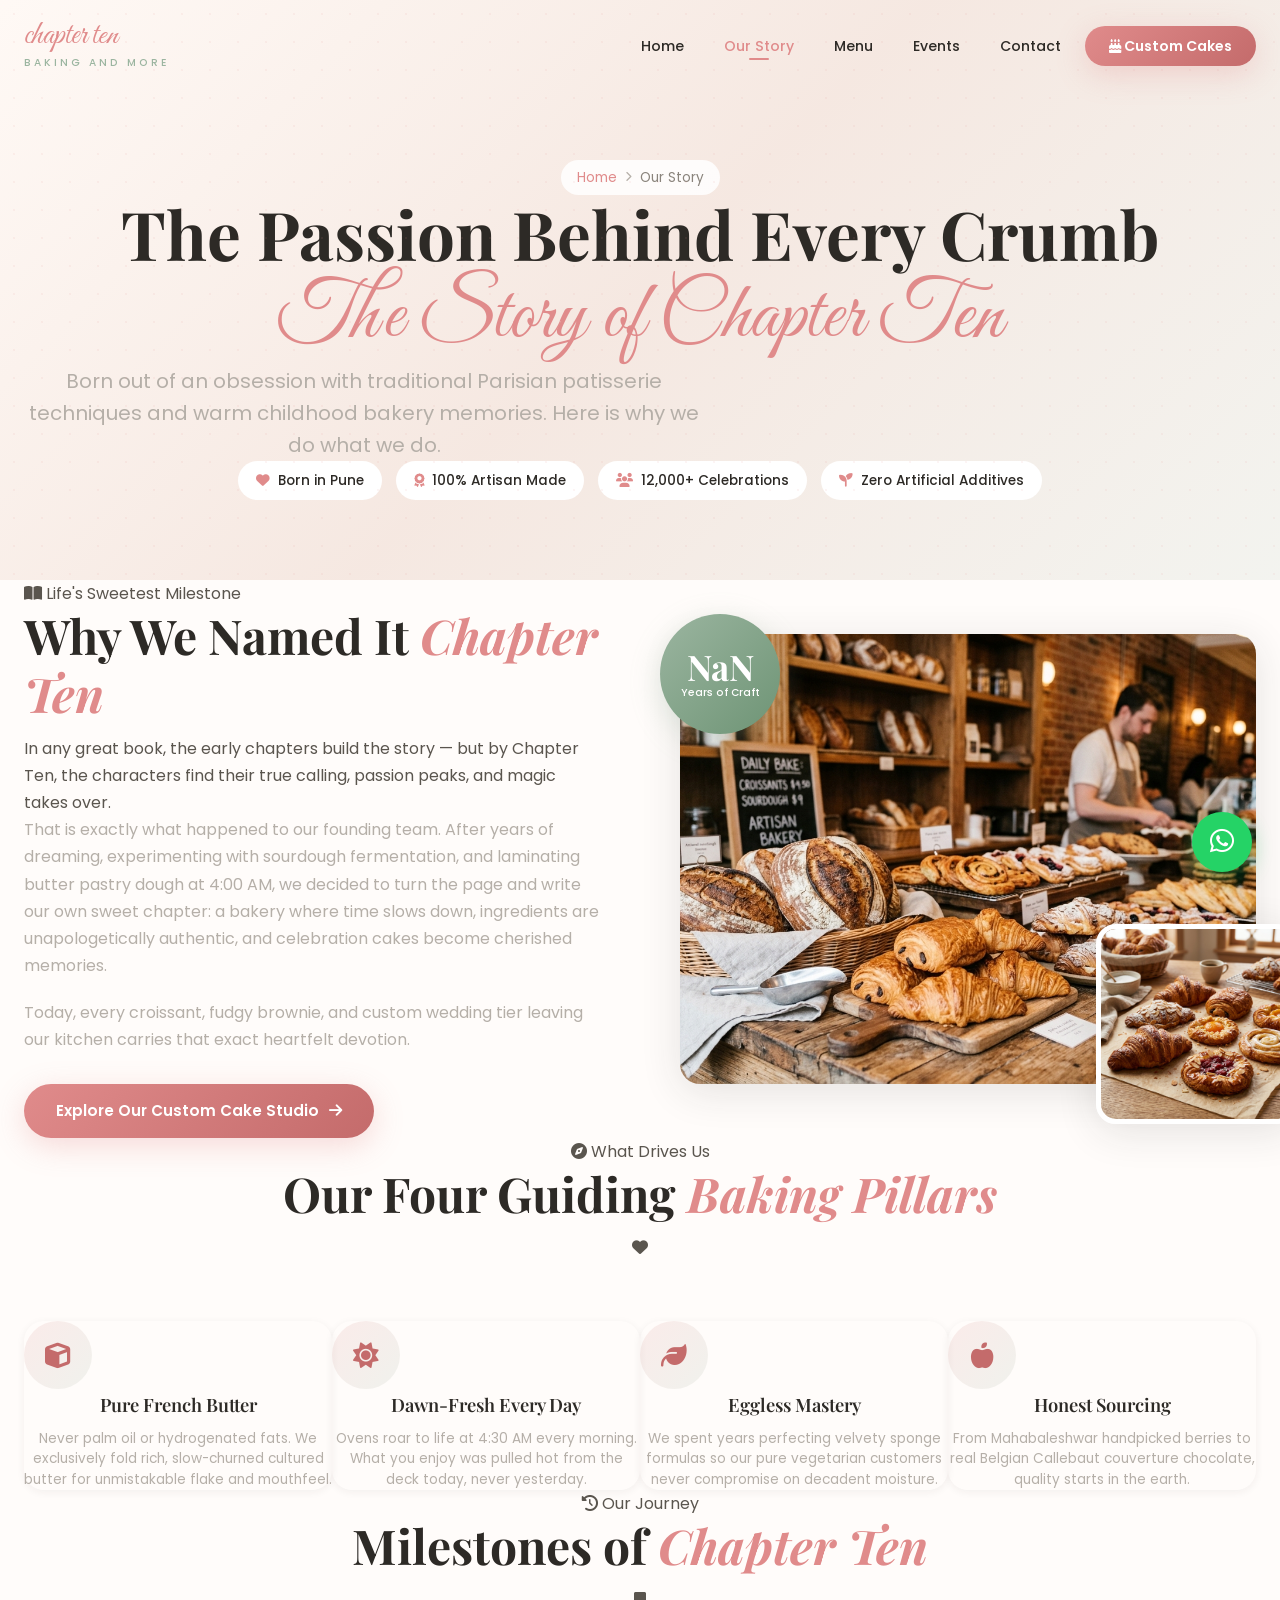
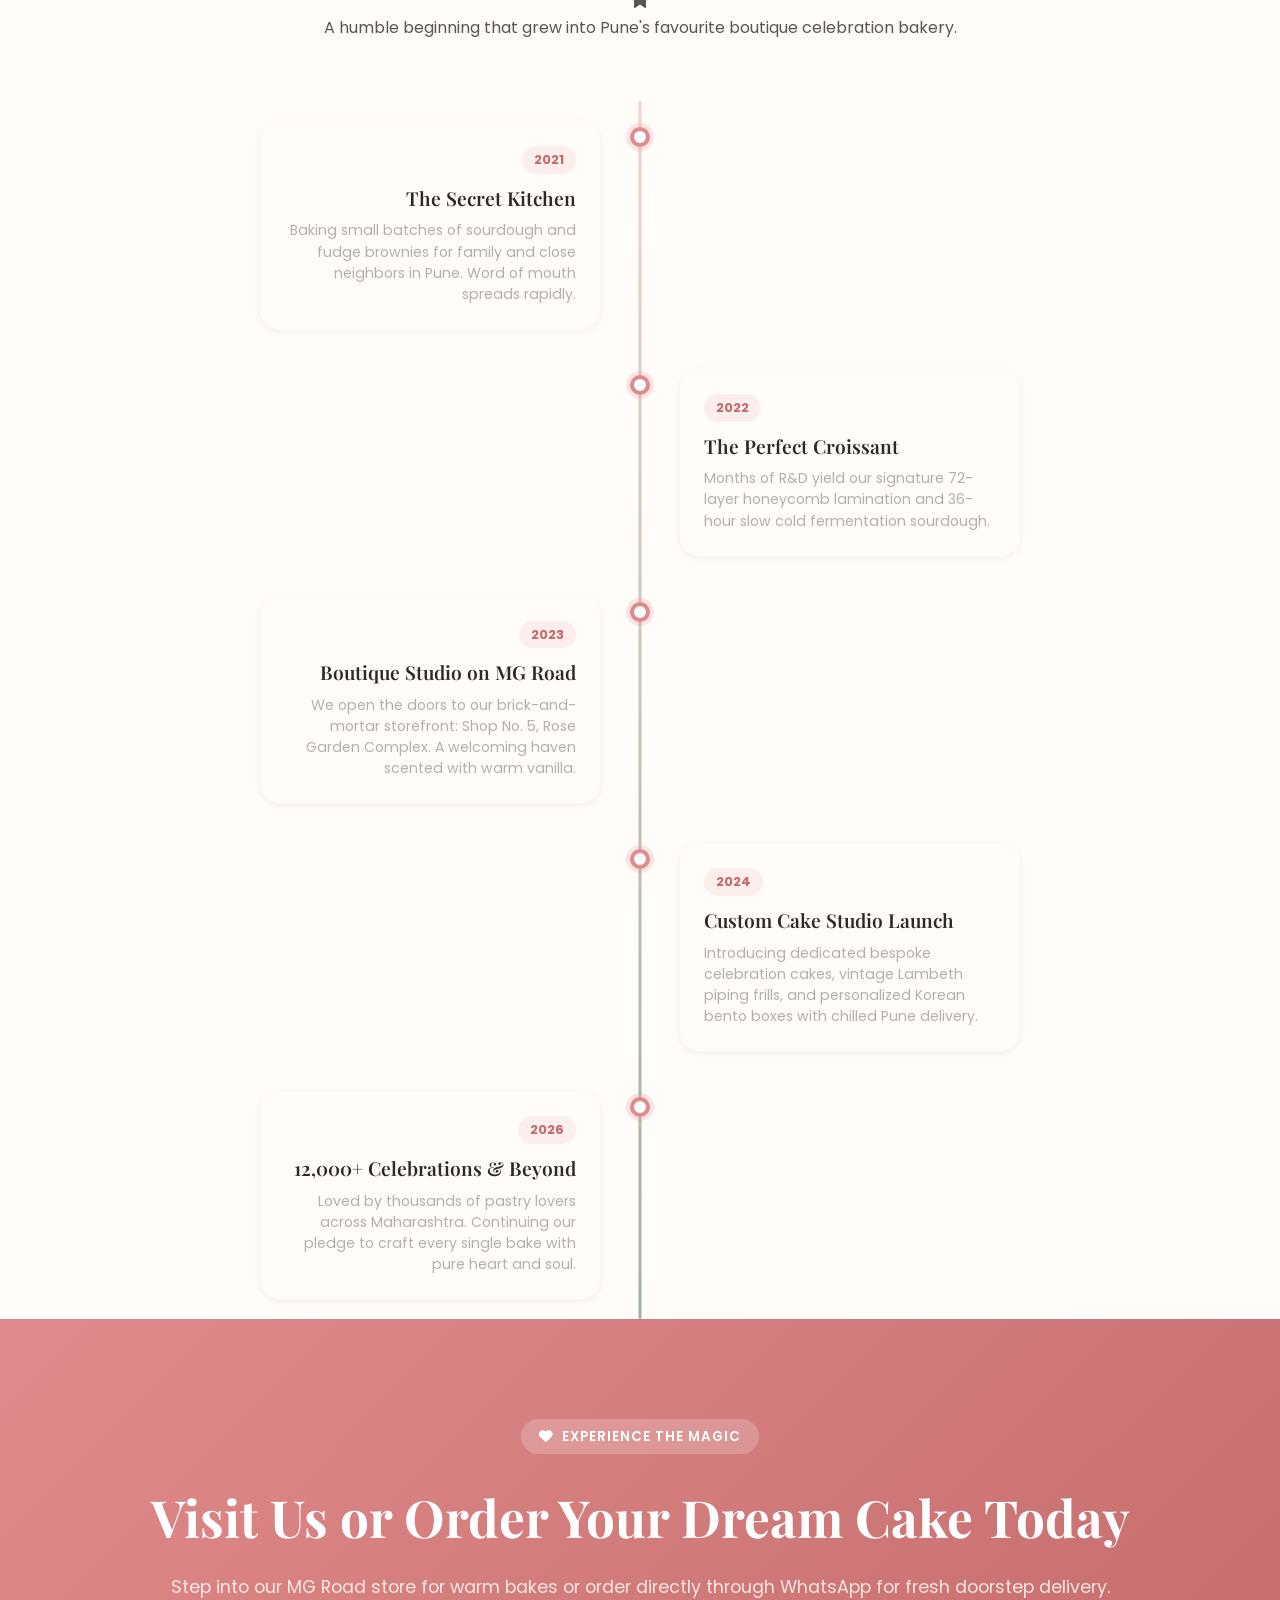
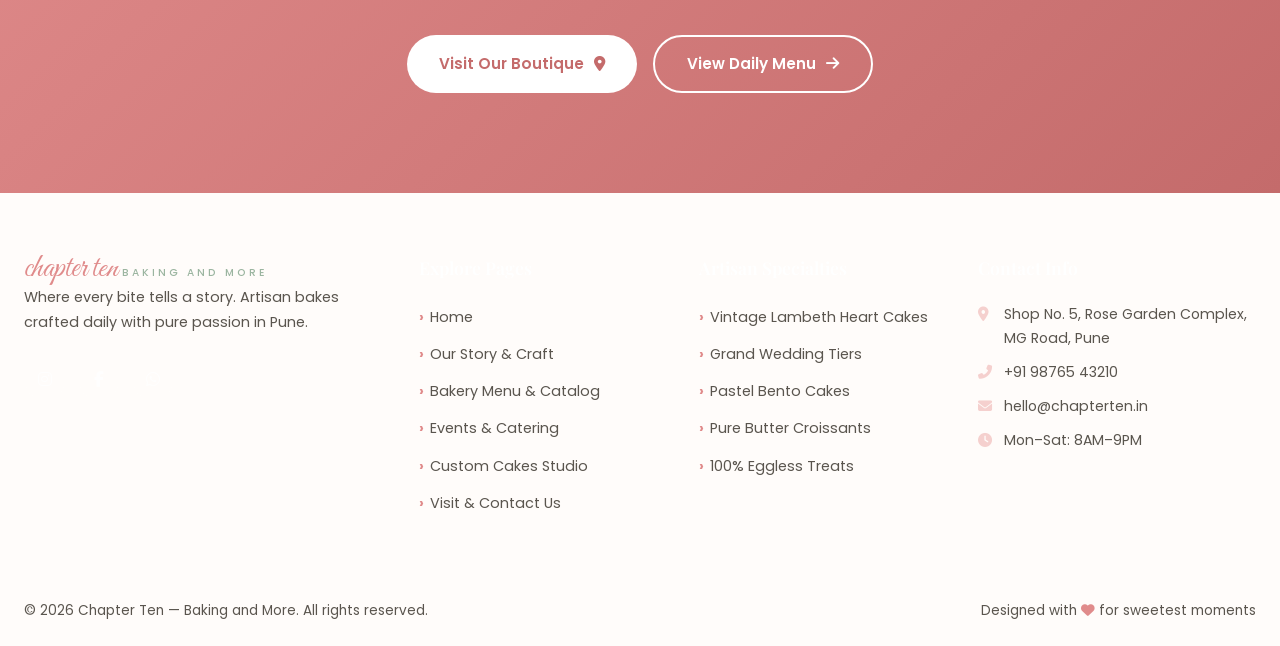
<file: about.html>
<!DOCTYPE html>
<html lang="en">
<head>
    <meta charset="UTF-8">
    <meta name="viewport" content="width=device-width, initial-scale=1.0">
    <title>Our Story & Craft — Chapter Ten Bakery</title>
    <meta name="description" content="Discover the story behind Chapter Ten — Pune's artisanal boutique bakery. Learn about our sourdough tradition, French butter laminations, and passion for pure baking.">
    <meta name="keywords" content="Chapter Ten bakery story, artisan bakery Pune, about Chapter Ten, French butter croissants, eggless baking story">
    <link rel="preconnect" href="https://fonts.googleapis.com">
    <link rel="preconnect" href="https://fonts.gstatic.com" crossorigin>
    <link href="https://fonts.googleapis.com/css2?family=Great+Vibes&family=Playfair+Display:ital,wght@0,400;0,600;0,700;1,400&family=Poppins:wght@300;400;500;600;700&display=swap" rel="stylesheet">
    <link rel="stylesheet" href="https://cdnjs.cloudflare.com/ajax/libs/font-awesome/6.5.1/css/all.min.css">
    <link rel="stylesheet" href="style.css">
</head>
<body>

    <!-- Floating WhatsApp Button -->
    <a href="https://wa.me/919876543210?text=Hi!%20I'd%20like%20to%20connect%20with%20Chapter%20Ten" target="_blank" id="whatsapp-btn" class="whatsapp-float" aria-label="Order on WhatsApp">
        <i class="fab fa-whatsapp"></i>
        <span class="whatsapp-tooltip">Chat with Us!</span>
    </a>

    <!-- Back to Top -->
    <button id="back-to-top" aria-label="Back to top">
        <i class="fas fa-chevron-up"></i>
    </button>

    <!-- Navigation -->
    <nav id="navbar" class="scrolled">
        <div class="nav-container">
            <a href="index.html" class="nav-logo">
                <span class="logo-text">chapter ten</span>
                <span class="logo-tagline">baking and more</span>
            </a>
            <ul class="nav-links" id="nav-links">
                <li><a href="index.html" class="nav-link">Home</a></li>
                <li><a href="about.html" class="nav-link active">Our Story</a></li>
                <li><a href="menu.html" class="nav-link">Menu</a></li>
                <li><a href="events.html" class="nav-link">Events</a></li>
                <li><a href="contact.html" class="nav-link">Contact</a></li>
                <li><a href="custom-cakes.html" class="nav-link btn-order-nav"><i class="fas fa-birthday-cake"></i> Custom Cakes</a></li>
            </ul>
            <button class="hamburger" id="hamburger" aria-label="Toggle menu">
                <span class="bar"></span>
                <span class="bar"></span>
                <span class="bar"></span>
            </button>
        </div>
    </nav>

    <!-- ===== PAGE HERO ===== -->
    <header class="page-hero">
        <div class="page-hero-pattern"></div>
        <div class="container">
            <div class="page-breadcrumbs">
                <a href="index.html">Home</a>
                <i class="fas fa-chevron-right" style="font-size: 0.65rem;"></i>
                <span>Our Story</span>
            </div>
            <h1 class="page-hero-title">
                The Passion Behind Every Crumb
                <span class="cursive">The Story of Chapter Ten</span>
            </h1>
            <p class="page-hero-subtitle">
                Born out of an obsession with traditional Parisian patisserie techniques and warm childhood bakery memories. Here is why we do what we do.
            </p>
            <div class="page-hero-badges">
                <div class="page-hero-badge"><i class="fas fa-heart"></i> Born in Pune</div>
                <div class="page-hero-badge"><i class="fas fa-award"></i> 100% Artisan Made</div>
                <div class="page-hero-badge"><i class="fas fa-users"></i> 12,000+ Celebrations</div>
                <div class="page-hero-badge"><i class="fas fa-seedling"></i> Zero Artificial Additives</div>
            </div>
        </div>
    </header>

    <!-- ===== THE "WHY CHAPTER TEN" STORY ===== -->
    <section class="section" style="padding: var(--space-3xl) 0; background: var(--bg-card);">
        <div class="container">
            <div class="about-grid" style="align-items: center;">
                <div class="about-content reveal-left">
                    <span class="section-tag"><i class="fas fa-book-open"></i> Life's Sweetest Milestone</span>
                    <h2 class="section-title">Why We Named It <span class="highlight">Chapter Ten</span></h2>
                    <p class="about-lead">
                        In any great book, the early chapters build the story — but by Chapter Ten, the characters find their true calling, passion peaks, and magic takes over.
                    </p>
                    <p style="color: var(--text-muted); line-height: 1.7; margin-bottom: 20px;">
                        That is exactly what happened to our founding team. After years of dreaming, experimenting with sourdough fermentation, and laminating butter pastry dough at 4:00 AM, we decided to turn the page and write our own sweet chapter: a bakery where time slows down, ingredients are unapologetically authentic, and celebration cakes become cherished memories.
                    </p>
                    <p style="color: var(--text-muted); line-height: 1.7; margin-bottom: 30px;">
                        Today, every croissant, fudgy brownie, and custom wedding tier leaving our kitchen carries that exact heartfelt devotion.
                    </p>
                    <a href="custom-cakes.html" class="btn btn-primary">
                        <span>Explore Our Custom Cake Studio</span>
                        <i class="fas fa-arrow-right"></i>
                    </a>
                </div>

                <div class="about-images reveal-right">
                    <div class="about-img-main">
                        <img src="images/hero.jpg" alt="Chapter Ten Bakery Studio" loading="lazy">
                    </div>
                    <div class="about-img-float">
                        <img src="images/pastries.jpg" alt="Artisan Croissants" loading="lazy">
                    </div>
                    <div class="about-experience-badge">
                        <span class="exp-number">5+</span>
                        <span class="exp-text">Years of Craft</span>
                    </div>
                </div>
            </div>
        </div>
    </section>

    <!-- ===== OUR 4 BAKING PILLARS ===== -->
    <section class="section" style="padding: var(--space-3xl) 0; background: linear-gradient(180deg, var(--bg-cream) 0%, rgba(224, 139, 139, 0.06) 100%);">
        <div class="container">
            <div class="section-header reveal-up">
                <span class="section-tag"><i class="fas fa-compass"></i> What Drives Us</span>
                <h2 class="section-title">Our Four Guiding <span class="highlight">Baking Pillars</span></h2>
                <div class="section-divider">
                    <span class="divider-line"></span>
                    <i class="fas fa-heart divider-icon"></i>
                    <span class="divider-line"></span>
                </div>
            </div>

            <div class="pillars-grid reveal-up">
                <div class="pillar-card">
                    <div class="pillar-icon-box"><i class="fas fa-cube"></i></div>
                    <h3 class="pillar-title">Pure French Butter</h3>
                    <p class="pillar-desc">Never palm oil or hydrogenated fats. We exclusively fold rich, slow-churned cultured butter for unmistakable flake and mouthfeel.</p>
                </div>
                <div class="pillar-card">
                    <div class="pillar-icon-box"><i class="fas fa-sun"></i></div>
                    <h3 class="pillar-title">Dawn-Fresh Every Day</h3>
                    <p class="pillar-desc">Ovens roar to life at 4:30 AM every morning. What you enjoy was pulled hot from the deck today, never yesterday.</p>
                </div>
                <div class="pillar-card">
                    <div class="pillar-icon-box"><i class="fas fa-leaf"></i></div>
                    <h3 class="pillar-title">Eggless Mastery</h3>
                    <p class="pillar-desc">We spent years perfecting velvety sponge formulas so our pure vegetarian customers never compromise on decadent moisture.</p>
                </div>
                <div class="pillar-card">
                    <div class="pillar-icon-box"><i class="fas fa-apple-whole"></i></div>
                    <h3 class="pillar-title">Honest Sourcing</h3>
                    <p class="pillar-desc">From Mahabaleshwar handpicked berries to real Belgian Callebaut couverture chocolate, quality starts in the earth.</p>
                </div>
            </div>
        </div>
    </section>

    <!-- ===== CHAPTER TEN JOURNEY TIMELINE ===== -->
    <section class="timeline-section" style="background: var(--bg-card);">
        <div class="container">
            <div class="section-header reveal-up">
                <span class="section-tag"><i class="fas fa-clock-rotate-left"></i> Our Journey</span>
                <h2 class="section-title">Milestones of <span class="highlight">Chapter Ten</span></h2>
                <div class="section-divider">
                    <span class="divider-line"></span>
                    <i class="fas fa-bookmark divider-icon"></i>
                    <span class="divider-line"></span>
                </div>
                <p class="section-subtitle">A humble beginning that grew into Pune's favourite boutique celebration bakery.</p>
            </div>

            <div class="timeline-track reveal-up">
                <!-- 2021 -->
                <div class="timeline-node left">
                    <div class="timeline-dot"></div>
                    <div class="timeline-card">
                        <span class="timeline-year">2021</span>
                        <h4 class="timeline-title">The Secret Kitchen</h4>
                        <p class="timeline-desc">Baking small batches of sourdough and fudge brownies for family and close neighbors in Pune. Word of mouth spreads rapidly.</p>
                    </div>
                </div>

                <!-- 2022 -->
                <div class="timeline-node right">
                    <div class="timeline-dot"></div>
                    <div class="timeline-card">
                        <span class="timeline-year">2022</span>
                        <h4 class="timeline-title">The Perfect Croissant</h4>
                        <p class="timeline-desc">Months of R&amp;D yield our signature 72-layer honeycomb lamination and 36-hour slow cold fermentation sourdough.</p>
                    </div>
                </div>

                <!-- 2023 -->
                <div class="timeline-node left">
                    <div class="timeline-dot"></div>
                    <div class="timeline-card">
                        <span class="timeline-year">2023</span>
                        <h4 class="timeline-title">Boutique Studio on MG Road</h4>
                        <p class="timeline-desc">We open the doors to our brick-and-mortar storefront: Shop No. 5, Rose Garden Complex. A welcoming haven scented with warm vanilla.</p>
                    </div>
                </div>

                <!-- 2024 -->
                <div class="timeline-node right">
                    <div class="timeline-dot"></div>
                    <div class="timeline-card">
                        <span class="timeline-year">2024</span>
                        <h4 class="timeline-title">Custom Cake Studio Launch</h4>
                        <p class="timeline-desc">Introducing dedicated bespoke celebration cakes, vintage Lambeth piping frills, and personalized Korean bento boxes with chilled Pune delivery.</p>
                    </div>
                </div>

                <!-- 2026 -->
                <div class="timeline-node left">
                    <div class="timeline-dot"></div>
                    <div class="timeline-card">
                        <span class="timeline-year">2026</span>
                        <h4 class="timeline-title">12,000+ Celebrations &amp; Beyond</h4>
                        <p class="timeline-desc">Loved by thousands of pastry lovers across Maharashtra. Continuing our pledge to craft every single bake with pure heart and soul.</p>
                    </div>
                </div>
            </div>
        </div>
    </section>

    <!-- ===== VISIT CTA BANNER ===== -->
    <section class="offer-banner" style="background: linear-gradient(135deg, var(--coral) 0%, var(--coral-dark) 100%);">
        <div class="container">
            <div class="offer-content reveal-up" style="text-align: center;">
                <span class="offer-badge" style="background: rgba(255, 255, 255, 0.2); color: white;"><i class="fas fa-heart"></i> Experience the Magic</span>
                <h2 style="color: white;">Visit Us or Order Your Dream Cake Today</h2>
                <p style="color: rgba(255, 255, 255, 0.9);">Step into our MG Road store for warm bakes or order directly through WhatsApp for fresh doorstep delivery.</p>
                <div style="display: flex; gap: 16px; justify-content: center; flex-wrap: wrap;">
                    <a href="contact.html" class="btn btn-secondary" style="background: white; color: var(--coral-dark);">
                        <span>Visit Our Boutique</span>
                        <i class="fas fa-map-marker-alt"></i>
                    </a>
                    <a href="menu.html" class="btn btn-outline" style="border-color: white; color: white;">
                        <span>View Daily Menu</span>
                        <i class="fas fa-arrow-right"></i>
                    </a>
                </div>
            </div>
        </div>
    </section>

    <!-- ===== FOOTER ===== -->
    <footer id="footer">
        <div class="container">
            <div class="footer-grid">
                <div class="footer-brand">
                    <span class="logo-text">chapter ten</span>
                    <span class="logo-tagline">baking and more</span>
                    <p>Where every bite tells a story. Artisan bakes crafted daily with pure passion in Pune.</p>
                    <div class="footer-social">
                        <a href="#" aria-label="Instagram"><i class="fab fa-instagram"></i></a>
                        <a href="#" aria-label="Facebook"><i class="fab fa-facebook-f"></i></a>
                        <a href="https://wa.me/919876543210" target="_blank" aria-label="WhatsApp"><i class="fab fa-whatsapp"></i></a>
                    </div>
                </div>
                <div class="footer-links">
                    <h4>Explore Pages</h4>
                    <ul>
                        <li><a href="index.html">Home</a></li>
                        <li><a href="about.html">Our Story &amp; Craft</a></li>
                        <li><a href="menu.html">Bakery Menu &amp; Catalog</a></li>
                        <li><a href="events.html">Events &amp; Catering</a></li>
                        <li><a href="custom-cakes.html">Custom Cakes Studio</a></li>
                        <li><a href="contact.html">Visit &amp; Contact Us</a></li>
                    </ul>
                </div>
                <div class="footer-links">
                    <h4>Artisan Specialties</h4>
                    <ul>
                        <li><a href="custom-cakes.html">Vintage Lambeth Heart Cakes</a></li>
                        <li><a href="custom-cakes.html">Grand Wedding Tiers</a></li>
                        <li><a href="custom-cakes.html">Pastel Bento Cakes</a></li>
                        <li><a href="menu.html">Pure Butter Croissants</a></li>
                        <li><a href="menu.html">100% Eggless Treats</a></li>
                    </ul>
                </div>
                <div class="footer-contact">
                    <h4>Contact Info</h4>
                    <p><i class="fas fa-map-marker-alt"></i> Shop No. 5, Rose Garden Complex, MG Road, Pune</p>
                    <p><i class="fas fa-phone-alt"></i> +91 98765 43210</p>
                    <p><i class="fas fa-envelope"></i> hello@chapterten.in</p>
                    <p><i class="fas fa-clock"></i> Mon–Sat: 8AM–9PM</p>
                </div>
            </div>
            <div class="footer-bottom">
                <p>&copy; 2026 Chapter Ten — Baking and More. All rights reserved.</p>
                <p>Designed with <i class="fas fa-heart" style="color: var(--coral);"></i> for sweetest moments</p>
            </div>
        </div>
    </footer>

    <!-- Toast Container -->
    <div id="toast-container" class="toast-container"></div>

    <script src="script.js"></script>
</body>
</html>
</file>
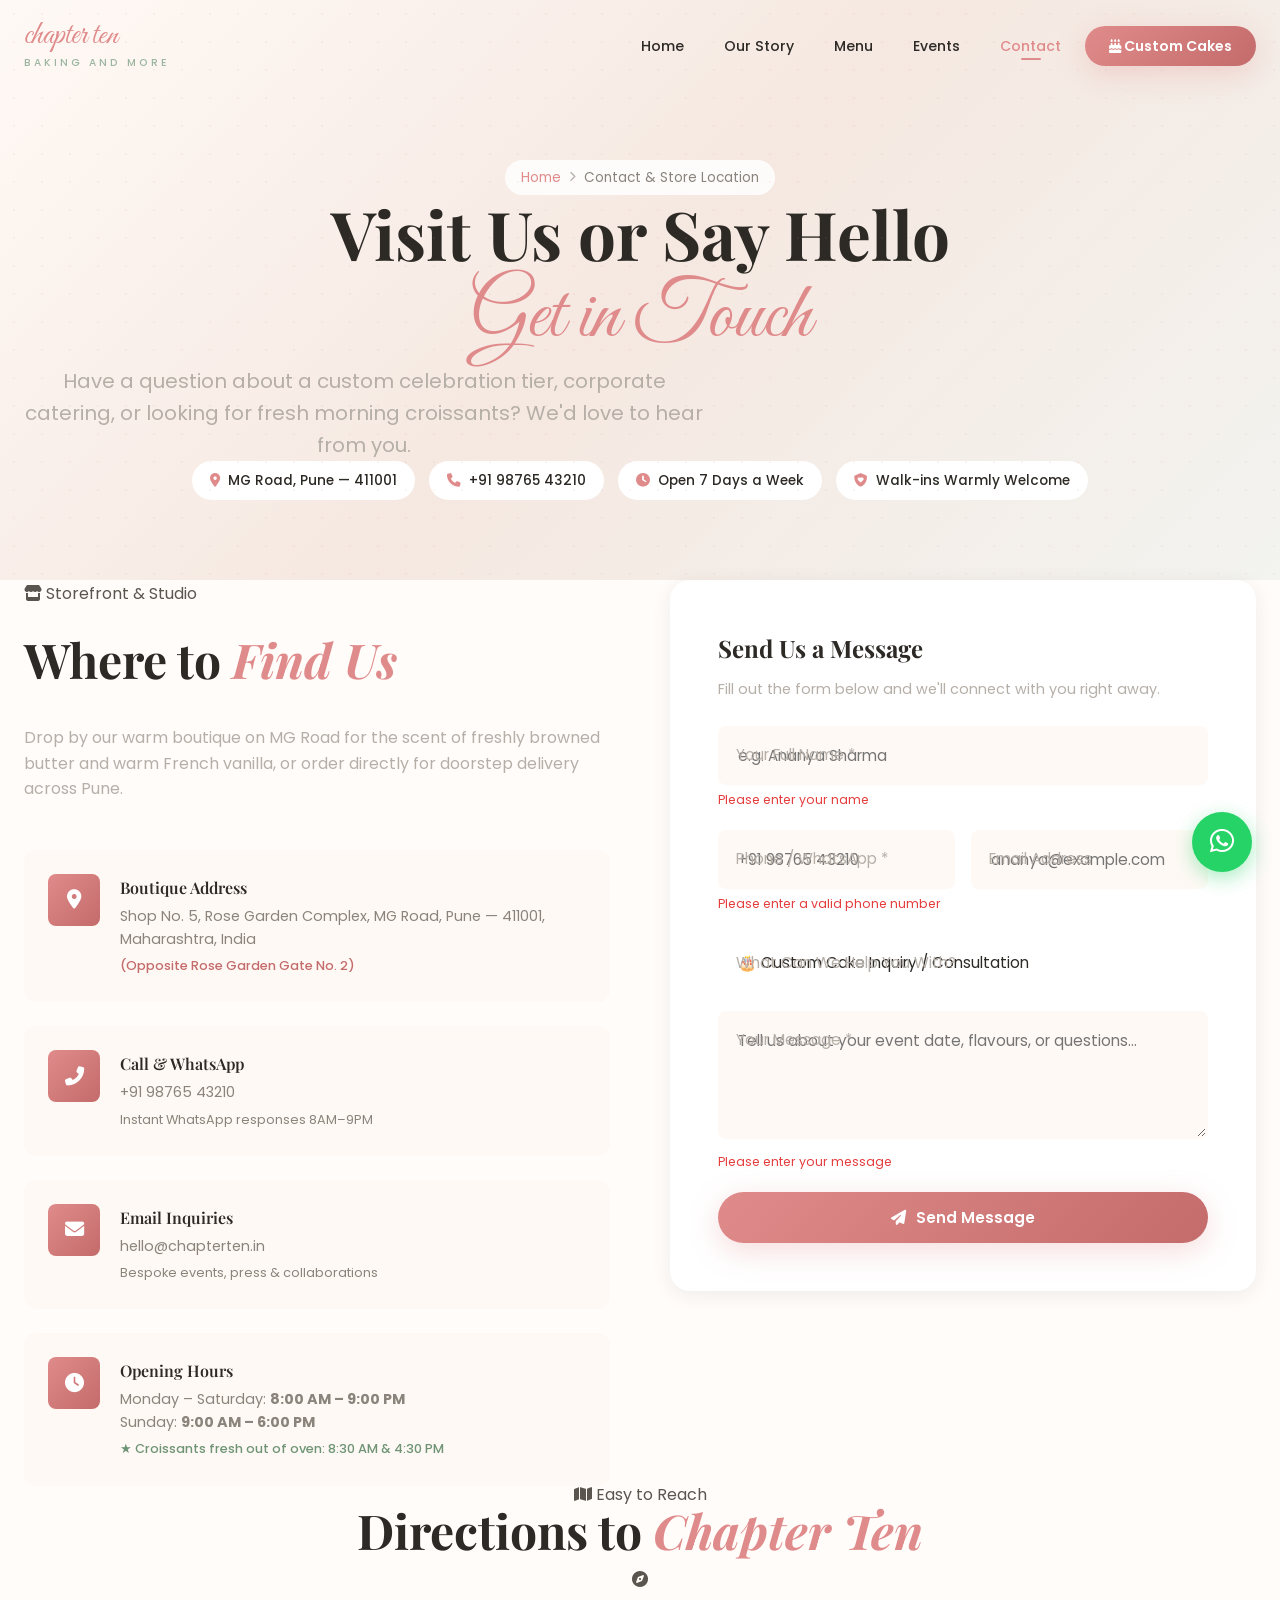
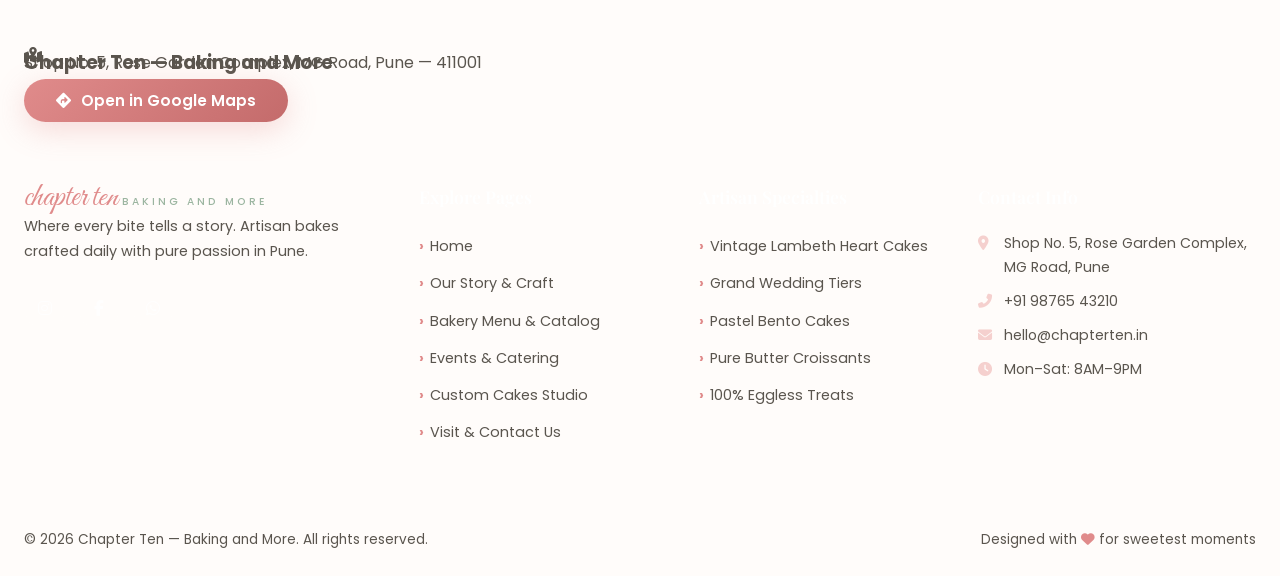
<file: contact.html>
<!DOCTYPE html>
<html lang="en">
<head>
    <meta charset="UTF-8">
    <meta name="viewport" content="width=device-width, initial-scale=1.0">
    <title>Contact Us & Visit Our Store — Chapter Ten Bakery Pune</title>
    <meta name="description" content="Visit Chapter Ten on MG Road, Pune. Opening hours, store directions, catering inquiries, and custom cake bookings. Call +91 98765 43210.">
    <meta name="keywords" content="Chapter Ten contact, bakery MG Road Pune, bakery phone number, cake orders Pune, Chapter Ten address">
    <link rel="preconnect" href="https://fonts.googleapis.com">
    <link rel="preconnect" href="https://fonts.gstatic.com" crossorigin>
    <link href="https://fonts.googleapis.com/css2?family=Great+Vibes&family=Playfair+Display:ital,wght@0,400;0,600;0,700;1,400&family=Poppins:wght@300;400;500;600;700&display=swap" rel="stylesheet">
    <link rel="stylesheet" href="https://cdnjs.cloudflare.com/ajax/libs/font-awesome/6.5.1/css/all.min.css">
    <link rel="stylesheet" href="style.css">
</head>
<body>

    <!-- Floating WhatsApp Button -->
    <a href="https://wa.me/919876543210?text=Hi%20Chapter%20Ten!%20I'd%20like%20to%20get%20in%20touch" target="_blank" id="whatsapp-btn" class="whatsapp-float" aria-label="Order on WhatsApp">
        <i class="fab fa-whatsapp"></i>
        <span class="whatsapp-tooltip">Chat on WhatsApp!</span>
    </a>

    <!-- Back to Top -->
    <button id="back-to-top" aria-label="Back to top">
        <i class="fas fa-chevron-up"></i>
    </button>

    <!-- Navigation -->
    <nav id="navbar" class="scrolled">
        <div class="nav-container">
            <a href="index.html" class="nav-logo">
                <span class="logo-text">chapter ten</span>
                <span class="logo-tagline">baking and more</span>
            </a>
            <ul class="nav-links" id="nav-links">
                <li><a href="index.html" class="nav-link">Home</a></li>
                <li><a href="about.html" class="nav-link">Our Story</a></li>
                <li><a href="menu.html" class="nav-link">Menu</a></li>
                <li><a href="events.html" class="nav-link">Events</a></li>
                <li><a href="contact.html" class="nav-link active">Contact</a></li>
                <li><a href="custom-cakes.html" class="nav-link btn-order-nav"><i class="fas fa-birthday-cake"></i> Custom Cakes</a></li>
            </ul>
            <button class="hamburger" id="hamburger" aria-label="Toggle menu">
                <span class="bar"></span>
                <span class="bar"></span>
                <span class="bar"></span>
            </button>
        </div>
    </nav>

    <!-- ===== PAGE HERO ===== -->
    <header class="page-hero">
        <div class="page-hero-pattern"></div>
        <div class="container">
            <div class="page-breadcrumbs">
                <a href="index.html">Home</a>
                <i class="fas fa-chevron-right" style="font-size: 0.65rem;"></i>
                <span>Contact &amp; Store Location</span>
            </div>
            <h1 class="page-hero-title">
                Visit Us or Say Hello
                <span class="cursive">Get in Touch</span>
            </h1>
            <p class="page-hero-subtitle">
                Have a question about a custom celebration tier, corporate catering, or looking for fresh morning croissants? We'd love to hear from you.
            </p>
            <div class="page-hero-badges">
                <div class="page-hero-badge"><i class="fas fa-location-dot"></i> MG Road, Pune — 411001</div>
                <div class="page-hero-badge"><i class="fas fa-phone"></i> +91 98765 43210</div>
                <div class="page-hero-badge"><i class="fas fa-clock"></i> Open 7 Days a Week</div>
                <div class="page-hero-badge"><i class="fas fa-shield-heart"></i> Walk-ins Warmly Welcome</div>
            </div>
        </div>
    </header>

    <!-- ===== CONTACT CHANNELS & STORE INFO ===== -->
    <section class="section" style="padding: var(--space-3xl) 0; background: var(--bg-card);">
        <div class="container">
            <div class="contact-grid">
                <!-- Left: Contact Details -->
                <div class="contact-info reveal-left">
                    <span class="section-tag"><i class="fas fa-store"></i> Storefront &amp; Studio</span>
                    <h2 class="section-title">Where to <span class="highlight">Find Us</span></h2>
                    <p style="color: var(--text-muted); line-height: 1.6; margin-bottom: 24px;">
                        Drop by our warm boutique on MG Road for the scent of freshly browned butter and warm French vanilla, or order directly for doorstep delivery across Pune.
                    </p>

                    <div class="contact-card">
                        <div class="contact-icon"><i class="fas fa-map-marker-alt"></i></div>
                        <div>
                            <h4>Boutique Address</h4>
                            <p>Shop No. 5, Rose Garden Complex, MG Road, Pune — 411001, Maharashtra, India</p>
                            <span style="font-size: 0.8rem; color: var(--coral-dark); font-weight: 500;">(Opposite Rose Garden Gate No. 2)</span>
                        </div>
                    </div>

                    <div class="contact-card">
                        <div class="contact-icon"><i class="fas fa-phone-alt"></i></div>
                        <div>
                            <h4>Call &amp; WhatsApp</h4>
                            <p><a href="tel:+919876543210" style="color: inherit; text-decoration: none;">+91 98765 43210</a></p>
                            <span style="font-size: 0.8rem; color: var(--text-light);">Instant WhatsApp responses 8AM–9PM</span>
                        </div>
                    </div>

                    <div class="contact-card">
                        <div class="contact-icon"><i class="fas fa-envelope"></i></div>
                        <div>
                            <h4>Email Inquiries</h4>
                            <p><a href="mailto:hello@chapterten.in" style="color: inherit; text-decoration: none;">hello@chapterten.in</a></p>
                            <span style="font-size: 0.8rem; color: var(--text-light);">Bespoke events, press &amp; collaborations</span>
                        </div>
                    </div>

                    <div class="contact-card">
                        <div class="contact-icon"><i class="fas fa-clock"></i></div>
                        <div>
                            <h4>Opening Hours</h4>
                            <p>Monday – Saturday: <strong>8:00 AM – 9:00 PM</strong></p>
                            <p>Sunday: <strong>9:00 AM – 6:00 PM</strong></p>
                            <span style="font-size: 0.8rem; color: var(--sage-dark); font-weight: 500;">★ Croissants fresh out of oven: 8:30 AM &amp; 4:30 PM</span>
                        </div>
                    </div>
                </div>

                <!-- Right: Interactive Contact Form -->
                <div class="contact-form-wrapper reveal-right">
                    <h3 style="font-family: 'Playfair Display', serif; font-size: 1.5rem; margin-bottom: 8px; color: var(--text-dark);">Send Us a Message</h3>
                    <p style="font-size: 0.9rem; color: var(--text-muted); margin-bottom: 24px;">Fill out the form below and we'll connect with you right away.</p>

                    <form id="contact-form" onsubmit="handleContactSubmit(event)">
                        <div class="form-group">
                            <label for="contact-name">Your Full Name *</label>
                            <input type="text" id="contact-name" class="form-control" placeholder="e.g. Ananya Sharma" required>
                            <span class="form-error" id="name-error">Please enter your name</span>
                        </div>

                        <div class="form-row">
                            <div class="form-group">
                                <label for="contact-phone">Phone / WhatsApp *</label>
                                <input type="tel" id="contact-phone" class="form-control" placeholder="+91 98765 43210" required>
                                <span class="form-error" id="phone-error">Please enter a valid phone number</span>
                            </div>
                            <div class="form-group">
                                <label for="contact-email">Email Address</label>
                                <input type="email" id="contact-email" class="form-control" placeholder="ananya@example.com">
                            </div>
                        </div>

                        <div class="form-group">
                            <label for="contact-topic">What Can We Help You With?</label>
                            <select id="contact-topic" class="form-control" style="background: var(--bg-cream);">
                                <option value="Custom Cake Consultation">🎂 Custom Cake Inquiry / Consultation</option>
                                <option value="Corporate / Bulk Gifting">🎁 Corporate &amp; Bulk Dessert Gifting</option>
                                <option value="Event Catering">🎉 Wedding &amp; Party Catering</option>
                                <option value="Cafe Table Reservation">☕ Cafe Visit / Table Reservation</option>
                                <option value="General Question">💬 General Question / Feedback</option>
                            </select>
                        </div>

                        <div class="form-group">
                            <label for="contact-message">Your Message *</label>
                            <textarea id="contact-message" class="form-control" rows="4" placeholder="Tell us about your event date, flavours, or questions..." required></textarea>
                            <span class="form-error" id="message-error">Please enter your message</span>
                        </div>

                        <button type="submit" class="btn btn-primary btn-block">
                            <i class="fas fa-paper-plane"></i> Send Message
                        </button>
                    </form>
                </div>
            </div>
        </div>
    </section>

    <!-- ===== INTERACTIVE MAP & DIRECTIONS ===== -->
    <section class="map-section">
        <div class="container">
            <div class="section-header reveal-up">
                <span class="section-tag"><i class="fas fa-map"></i> Easy to Reach</span>
                <h2 class="section-title">Directions to <span class="highlight">Chapter Ten</span></h2>
                <div class="section-divider">
                    <span class="divider-line"></span>
                    <i class="fas fa-compass divider-icon"></i>
                    <span class="divider-line"></span>
                </div>
            </div>

            <div class="map-wrapper reveal-up">
                <div class="map-placeholder">
                    <i class="fas fa-map-location-dot map-pin-pulse"></i>
                    <h3>Chapter Ten — Baking and More</h3>
                    <p>Shop No. 5, Rose Garden Complex, MG Road, Pune — 411001</p>
                    <a href="https://maps.google.com/?q=MG+Road+Pune" target="_blank" class="btn btn-primary btn-sm" style="margin-top: 16px;">
                        <i class="fas fa-diamond-turn-right"></i> Open in Google Maps
                    </a>
                </div>
            </div>
        </div>
    </section>

    <!-- ===== FOOTER ===== -->
    <footer id="footer">
        <div class="container">
            <div class="footer-grid">
                <div class="footer-brand">
                    <span class="logo-text">chapter ten</span>
                    <span class="logo-tagline">baking and more</span>
                    <p>Where every bite tells a story. Artisan bakes crafted daily with pure passion in Pune.</p>
                    <div class="footer-social">
                        <a href="#" aria-label="Instagram"><i class="fab fa-instagram"></i></a>
                        <a href="#" aria-label="Facebook"><i class="fab fa-facebook-f"></i></a>
                        <a href="https://wa.me/919876543210" target="_blank" aria-label="WhatsApp"><i class="fab fa-whatsapp"></i></a>
                    </div>
                </div>
                <div class="footer-links">
                    <h4>Explore Pages</h4>
                    <ul>
                        <li><a href="index.html">Home</a></li>
                        <li><a href="about.html">Our Story &amp; Craft</a></li>
                        <li><a href="menu.html">Bakery Menu &amp; Catalog</a></li>
                        <li><a href="events.html">Events &amp; Catering</a></li>
                        <li><a href="custom-cakes.html">Custom Cakes Studio</a></li>
                        <li><a href="contact.html">Visit &amp; Contact Us</a></li>
                    </ul>
                </div>
                <div class="footer-links">
                    <h4>Artisan Specialties</h4>
                    <ul>
                        <li><a href="custom-cakes.html">Vintage Lambeth Heart Cakes</a></li>
                        <li><a href="custom-cakes.html">Grand Wedding Tiers</a></li>
                        <li><a href="custom-cakes.html">Pastel Bento Cakes</a></li>
                        <li><a href="menu.html">Pure Butter Croissants</a></li>
                        <li><a href="menu.html">100% Eggless Treats</a></li>
                    </ul>
                </div>
                <div class="footer-contact">
                    <h4>Contact Info</h4>
                    <p><i class="fas fa-map-marker-alt"></i> Shop No. 5, Rose Garden Complex, MG Road, Pune</p>
                    <p><i class="fas fa-phone-alt"></i> +91 98765 43210</p>
                    <p><i class="fas fa-envelope"></i> hello@chapterten.in</p>
                    <p><i class="fas fa-clock"></i> Mon–Sat: 8AM–9PM</p>
                </div>
            </div>
            <div class="footer-bottom">
                <p>&copy; 2026 Chapter Ten — Baking and More. All rights reserved.</p>
                <p>Designed with <i class="fas fa-heart" style="color: var(--coral);"></i> for sweetest moments</p>
            </div>
        </div>
    </footer>

    <!-- Toast Container -->
    <div id="toast-container" class="toast-container"></div>

    <script src="script.js"></script>
</body>
</html>
</file>
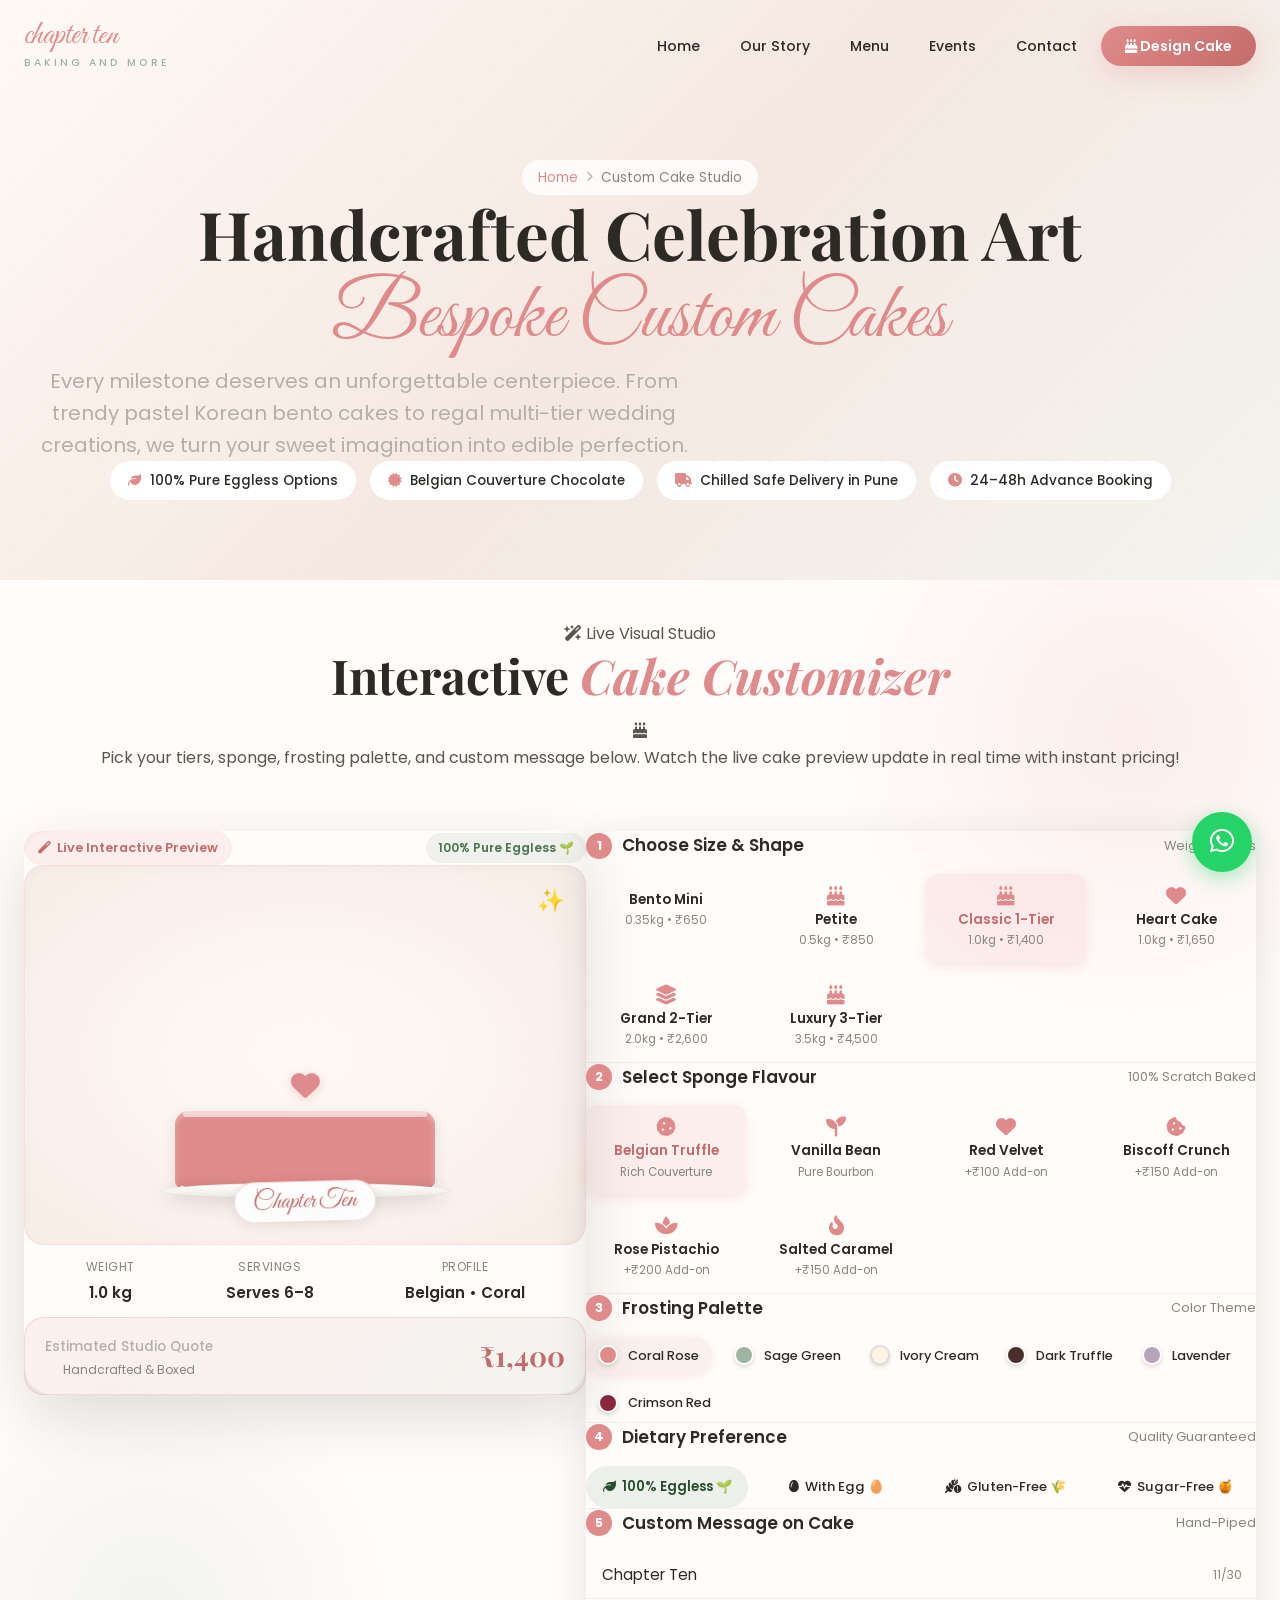
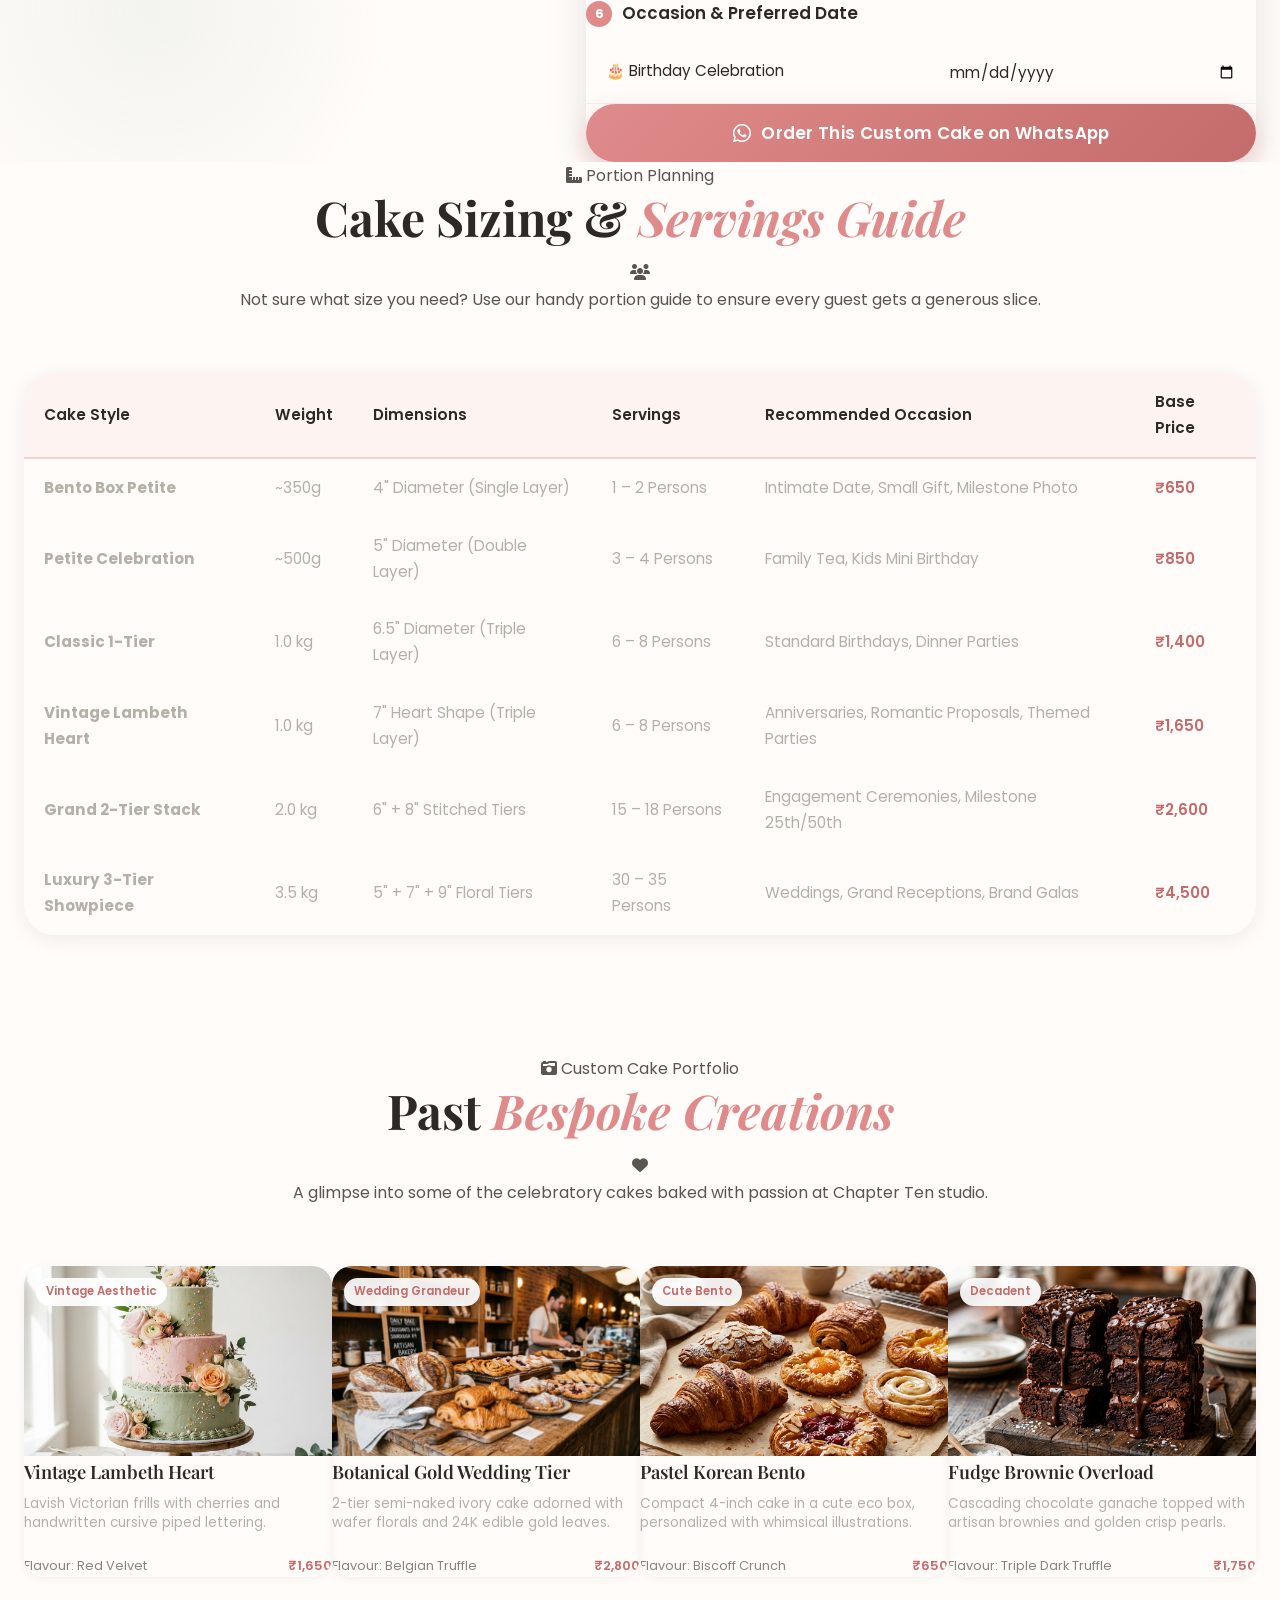
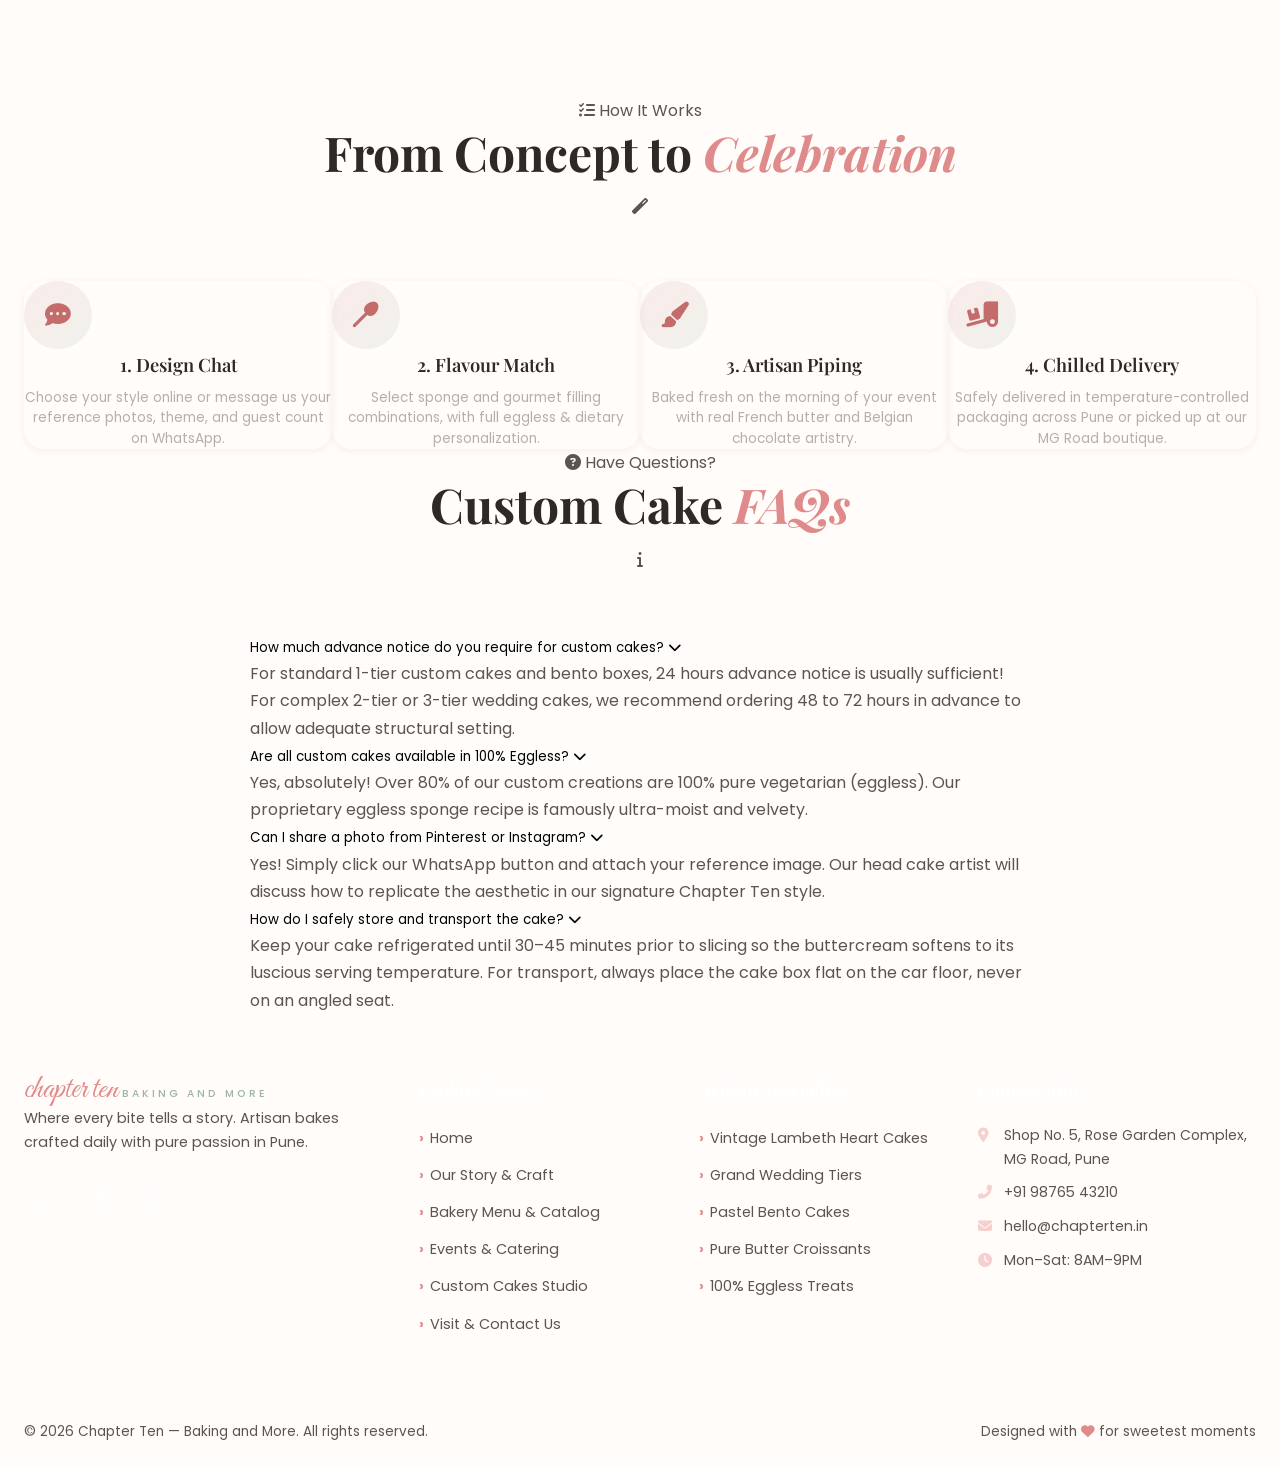
<file: custom-cakes.html>
<!DOCTYPE html>
<html lang="en">
<head>
    <meta charset="UTF-8">
    <meta name="viewport" content="width=device-width, initial-scale=1.0">
    <title>Custom Cakes & Bespoke Celebration Cakes — Chapter Ten</title>
    <meta name="description" content="Design your dream custom cake with Chapter Ten. From romantic vintage Lambeth heart cakes to grand multi-tiered wedding showstoppers. 100% Eggless options available in Pune.">
    <meta name="keywords" content="custom cakes Pune, wedding cakes, Lambeth heart cake, bento cake, eggless custom cake, Chapter Ten bakery">
    <link rel="preconnect" href="https://fonts.googleapis.com">
    <link rel="preconnect" href="https://fonts.gstatic.com" crossorigin>
    <link href="https://fonts.googleapis.com/css2?family=Great+Vibes&family=Playfair+Display:ital,wght@0,400;0,600;0,700;1,400&family=Poppins:wght@300;400;500;600;700&display=swap" rel="stylesheet">
    <link rel="stylesheet" href="https://cdnjs.cloudflare.com/ajax/libs/font-awesome/6.5.1/css/all.min.css">
    <link rel="stylesheet" href="style.css">
</head>
<body>

    <!-- Floating WhatsApp Button -->
    <a href="https://wa.me/919876543210?text=Hi%20Chapter%20Ten!%20I'd%20like%20to%20inquire%20about%20a%20custom%20cake" target="_blank" id="whatsapp-btn" class="whatsapp-float" aria-label="Order on WhatsApp">
        <i class="fab fa-whatsapp"></i>
        <span class="whatsapp-tooltip">Cake Consultation!</span>
    </a>

    <!-- Back to Top -->
    <button id="back-to-top" aria-label="Back to top">
        <i class="fas fa-chevron-up"></i>
    </button>

    <!-- Navigation -->
    <nav id="navbar" class="scrolled">
        <div class="nav-container">
            <a href="index.html" class="nav-logo">
                <span class="logo-text">chapter ten</span>
                <span class="logo-tagline">baking and more</span>
            </a>
            <ul class="nav-links" id="nav-links">
                <li><a href="index.html" class="nav-link">Home</a></li>
                <li><a href="about.html" class="nav-link">Our Story</a></li>
                <li><a href="menu.html" class="nav-link">Menu</a></li>
                <li><a href="events.html" class="nav-link">Events</a></li>
                <li><a href="contact.html" class="nav-link">Contact</a></li>
                <li><a href="#custom-cake-builder" class="nav-link btn-order-nav"><i class="fas fa-birthday-cake"></i> Design Cake</a></li>
            </ul>
            <button class="hamburger" id="hamburger" aria-label="Toggle menu">
                <span class="bar"></span>
                <span class="bar"></span>
                <span class="bar"></span>
            </button>
        </div>
    </nav>

    <!-- ===== PAGE HERO ===== -->
    <header class="page-hero">
        <div class="page-hero-pattern"></div>
        <div class="container">
            <div class="page-breadcrumbs">
                <a href="index.html">Home</a>
                <i class="fas fa-chevron-right" style="font-size: 0.65rem;"></i>
                <span>Custom Cake Studio</span>
            </div>
            <h1 class="page-hero-title">
                Handcrafted Celebration Art
                <span class="cursive">Bespoke Custom Cakes</span>
            </h1>
            <p class="page-hero-subtitle">
                Every milestone deserves an unforgettable centerpiece. From trendy pastel Korean bento cakes to regal multi-tier wedding creations, we turn your sweet imagination into edible perfection.
            </p>
            <div class="page-hero-badges">
                <div class="page-hero-badge"><i class="fas fa-leaf"></i> 100% Pure Eggless Options</div>
                <div class="page-hero-badge"><i class="fas fa-certificate"></i> Belgian Couverture Chocolate</div>
                <div class="page-hero-badge"><i class="fas fa-truck"></i> Chilled Safe Delivery in Pune</div>
                <div class="page-hero-badge"><i class="fas fa-clock"></i> 24–48h Advance Booking</div>
            </div>
        </div>
    </header>

    <!-- ===== INTERACTIVE CAKE BUILDER STUDIO ===== -->
    <section id="custom-cake-builder" class="custom-cake-section" style="padding-top: 40px;">
        <div class="container">
            <div class="section-header reveal-up">
                <span class="section-tag"><i class="fas fa-wand-magic-sparkles"></i> Live Visual Studio</span>
                <h2 class="section-title">Interactive <span class="highlight">Cake Customizer</span></h2>
                <div class="section-divider">
                    <span class="divider-line"></span>
                    <i class="fas fa-birthday-cake divider-icon"></i>
                    <span class="divider-line"></span>
                </div>
                <p class="section-subtitle">Pick your tiers, sponge, frosting palette, and custom message below. Watch the live cake preview update in real time with instant pricing!</p>
            </div>

            <!-- Customizer Grid -->
            <div class="cake-customizer-grid">
                <!-- Left: Live Visual Stage -->
                <div class="cake-visual-card reveal-up">
                    <div class="cake-visual-header">
                        <span class="cake-badge-live"><i class="fas fa-magic"></i> Live Interactive Preview</span>
                        <span class="cake-badge-diet" id="cake-live-diet-badge">100% Pure Eggless 🌱</span>
                    </div>

                    <!-- Stage -->
                    <div class="cake-stage" id="cake-stage">
                        <div class="cake-stage-sparkles">✨</div>

                        <!-- Stylized Cake Structure -->
                        <div class="cake-structure" id="cake-structure">
                            <div class="cake-topper-wrap">
                                <i class="fas fa-heart cake-topper-icon"></i>
                            </div>
                            <div class="cake-tier cake-tier-top" id="cake-tier-top" style="display: none;"></div>
                            <div class="cake-tier cake-tier-middle" id="cake-tier-middle" style="display: none;"></div>
                            <div class="cake-tier cake-tier-bottom" id="cake-tier-bottom"></div>
                        </div>

                        <!-- Piped Message Ribbon -->
                        <div class="cake-piped-message-ribbon">
                            <span class="cake-piped-text" id="cake-preview-text">Chapter Ten</span>
                        </div>

                        <!-- Cake Stand Plate & Base -->
                        <div class="cake-stand-plate"></div>
                        <div class="cake-stand-base"></div>
                    </div>

                    <!-- Live Specs Summary -->
                    <div class="cake-live-specs">
                        <div class="spec-item">
                            <span class="spec-label">Weight</span>
                            <span class="spec-val" id="spec-weight-val">1.0 kg</span>
                        </div>
                        <div class="spec-item">
                            <span class="spec-label">Servings</span>
                            <span class="spec-val" id="spec-servings-val">Serves 6–8</span>
                        </div>
                        <div class="spec-item">
                            <span class="spec-label">Profile</span>
                            <span class="spec-val" id="spec-flavor-val">Belgian • Coral</span>
                        </div>
                    </div>

                    <!-- Live Price Box -->
                    <div class="cake-live-price-box">
                        <div>
                            <span class="price-box-title">Estimated Studio Quote</span>
                            <div style="font-size: 0.75rem; color: var(--text-light);">Handcrafted &amp; Boxed</div>
                        </div>
                        <div class="price-box-val" id="cake-live-price-val">₹1,400</div>
                    </div>
                </div>

                <!-- Right: Builder Controls -->
                <div class="cake-builder-card reveal-up">
                    <form id="cake-customizer-form" onsubmit="event.preventDefault();">
                        <!-- Step 1: Size & Tiers -->
                        <div class="builder-step">
                            <div class="builder-step-header">
                                <span class="step-num">1</span>
                                <h3 class="step-title">Choose Size &amp; Shape</h3>
                                <span class="step-subtitle">Weight &amp; Tiers</span>
                            </div>
                            <div class="options-pill-grid">
                                <div class="option-pill-btn size-pill-btn" data-name="Bento Petite Box" data-weight="0.35 kg" data-servings="Serves 1–2" data-price="650" data-tiers="1" data-shape="bento">
                                    <i class="fas fa-box-heart"></i>
                                    <span class="pill-title">Bento Mini</span>
                                    <span class="pill-sub">0.35kg • ₹650</span>
                                </div>
                                <div class="option-pill-btn size-pill-btn" data-name="Petite 1-Tier" data-weight="0.5 kg" data-servings="Serves 3–4" data-price="850" data-tiers="1" data-shape="round">
                                    <i class="fas fa-birthday-cake"></i>
                                    <span class="pill-title">Petite</span>
                                    <span class="pill-sub">0.5kg • ₹850</span>
                                </div>
                                <div class="option-pill-btn size-pill-btn active" data-name="Classic 1-Tier (1kg)" data-weight="1.0 kg" data-servings="Serves 6–8" data-price="1400" data-tiers="1" data-shape="round">
                                    <i class="fas fa-cake-candles"></i>
                                    <span class="pill-title">Classic 1-Tier</span>
                                    <span class="pill-sub">1.0kg • ₹1,400</span>
                                </div>
                                <div class="option-pill-btn size-pill-btn" data-name="Vintage Heart Cake" data-weight="1.0 kg" data-servings="Serves 6–8" data-price="1650" data-tiers="1" data-shape="heart">
                                    <i class="fas fa-heart"></i>
                                    <span class="pill-title">Heart Cake</span>
                                    <span class="pill-sub">1.0kg • ₹1,650</span>
                                </div>
                                <div class="option-pill-btn size-pill-btn" data-name="Grand 2-Tier (2kg)" data-weight="2.0 kg" data-servings="Serves 15–18" data-price="2600" data-tiers="2" data-shape="round">
                                    <i class="fas fa-layer-group"></i>
                                    <span class="pill-title">Grand 2-Tier</span>
                                    <span class="pill-sub">2.0kg • ₹2,600</span>
                                </div>
                                <div class="option-pill-btn size-pill-btn" data-name="Luxury 3-Tier (3.5kg)" data-weight="3.5 kg" data-servings="Serves 30–35" data-price="4500" data-tiers="3" data-shape="round">
                                    <i class="fas fa-cake-candles"></i>
                                    <span class="pill-title">Luxury 3-Tier</span>
                                    <span class="pill-sub">3.5kg • ₹4,500</span>
                                </div>
                            </div>
                        </div>

                        <!-- Step 2: Sponge Flavour -->
                        <div class="builder-step">
                            <div class="builder-step-header">
                                <span class="step-num">2</span>
                                <h3 class="step-title">Select Sponge Flavour</h3>
                                <span class="step-subtitle">100% Scratch Baked</span>
                            </div>
                            <div class="options-pill-grid">
                                <div class="option-pill-btn flavor-pill-btn active" data-name="Belgian Dark Truffle" data-addon-price="0">
                                    <i class="fas fa-cookie"></i>
                                    <span class="pill-title">Belgian Truffle</span>
                                    <span class="pill-sub">Rich Couverture</span>
                                </div>
                                <div class="option-pill-btn flavor-pill-btn" data-name="Madagascar Vanilla Bean" data-addon-price="0">
                                    <i class="fas fa-seedling"></i>
                                    <span class="pill-title">Vanilla Bean</span>
                                    <span class="pill-sub">Pure Bourbon</span>
                                </div>
                                <div class="option-pill-btn flavor-pill-btn" data-name="Red Velvet Cream Cheese" data-addon-price="100">
                                    <i class="fas fa-heart"></i>
                                    <span class="pill-title">Red Velvet</span>
                                    <span class="pill-sub">+₹100 Add-on</span>
                                </div>
                                <div class="option-pill-btn flavor-pill-btn" data-name="Lotus Biscoff Crunch" data-addon-price="150">
                                    <i class="fas fa-cookie-bite"></i>
                                    <span class="pill-title">Biscoff Crunch</span>
                                    <span class="pill-sub">+₹150 Add-on</span>
                                </div>
                                <div class="option-pill-btn flavor-pill-btn" data-name="Persian Rose &amp; Pistachio" data-addon-price="200">
                                    <i class="fas fa-spa"></i>
                                    <span class="pill-title">Rose Pistachio</span>
                                    <span class="pill-sub">+₹200 Add-on</span>
                                </div>
                                <div class="option-pill-btn flavor-pill-btn" data-name="Salted Caramel Praline" data-addon-price="150">
                                    <i class="fas fa-fire-alt"></i>
                                    <span class="pill-title">Salted Caramel</span>
                                    <span class="pill-sub">+₹150 Add-on</span>
                                </div>
                            </div>
                        </div>

                        <!-- Step 3: Frosting Palette -->
                        <div class="builder-step">
                            <div class="builder-step-header">
                                <span class="step-num">3</span>
                                <h3 class="step-title">Frosting Palette</h3>
                                <span class="step-subtitle">Color Theme</span>
                            </div>
                            <div class="color-swatches-grid">
                                <div class="color-swatch-item active" data-name="Coral Rose Blush" data-color="#E08B8B">
                                    <span class="swatch-dot" style="background: #E08B8B;"></span>
                                    <span class="swatch-name">Coral Rose</span>
                                </div>
                                <div class="color-swatch-item" data-name="Sage Vintage Green" data-color="#9BB5A0">
                                    <span class="swatch-dot" style="background: #9BB5A0;"></span>
                                    <span class="swatch-name">Sage Green</span>
                                </div>
                                <div class="color-swatch-item" data-name="French Vanilla Ivory" data-color="#FFF3E3">
                                    <span class="swatch-dot" style="background: #FFF3E3; border-color: #ddd;"></span>
                                    <span class="swatch-name">Ivory Cream</span>
                                </div>
                                <div class="color-swatch-item" data-name="Dark Truffle Chocolate" data-color="#4A2E2B">
                                    <span class="swatch-dot" style="background: #4A2E2B;"></span>
                                    <span class="swatch-name">Dark Truffle</span>
                                </div>
                                <div class="color-swatch-item" data-name="Lavender Romance" data-color="#B8A3BA">
                                    <span class="swatch-dot" style="background: #B8A3BA;"></span>
                                    <span class="swatch-name">Lavender</span>
                                </div>
                                <div class="color-swatch-item" data-name="Red Velvet Crimson" data-color="#8B263E">
                                    <span class="swatch-dot" style="background: #8B263E;"></span>
                                    <span class="swatch-name">Crimson Red</span>
                                </div>
                            </div>
                        </div>

                        <!-- Step 4: Dietary Option -->
                        <div class="builder-step">
                            <div class="builder-step-header">
                                <span class="step-num">4</span>
                                <h3 class="step-title">Dietary Preference</h3>
                                <span class="step-subtitle">Quality Guaranteed</span>
                            </div>
                            <div class="diet-pills-grid">
                                <div class="diet-pill custom-diet-pill active" data-name="100% Pure Eggless 🌱">
                                    <i class="fas fa-leaf"></i> 100% Eggless 🌱
                                </div>
                                <div class="diet-pill custom-diet-pill" data-name="Traditional with Egg 🥚">
                                    <i class="fas fa-egg"></i> With Egg 🥚
                                </div>
                                <div class="diet-pill custom-diet-pill" data-name="Gluten-Free Flour 🌾">
                                    <i class="fas fa-wheat-awn-circle-exclamation"></i> Gluten-Free 🌾
                                </div>
                                <div class="diet-pill custom-diet-pill" data-name="Sugar-Free / Keto 🍯">
                                    <i class="fas fa-heartbeat"></i> Sugar-Free 🍯
                                </div>
                            </div>
                        </div>

                        <!-- Step 5: Custom Message on Cake -->
                        <div class="builder-step">
                            <div class="builder-step-header">
                                <span class="step-num">5</span>
                                <h3 class="step-title">Custom Message on Cake</h3>
                                <span class="step-subtitle">Hand-Piped</span>
                            </div>
                            <div class="builder-input-wrap">
                                <input type="text" id="cake-msg-input" class="builder-input" maxlength="30" value="Chapter Ten" placeholder="e.g. Happy 25th Sarah ♡">
                                <span class="input-char-count" id="msg-char-count">11/30</span>
                            </div>
                        </div>

                        <!-- Step 6: Occasion & Delivery Date -->
                        <div class="builder-step">
                            <div class="builder-step-header">
                                <span class="step-num">6</span>
                                <h3 class="step-title">Occasion &amp; Preferred Date</h3>
                            </div>
                            <div class="form-row">
                                <div class="form-group" style="margin-bottom: 0;">
                                    <select id="cake-occasion-select" class="form-control" style="background: var(--bg-cream);">
                                        <option value="Birthday Celebration">🎂 Birthday Celebration</option>
                                        <option value="Wedding / Reception">💍 Wedding / Reception</option>
                                        <option value="Anniversary">🥂 Anniversary Milestone</option>
                                        <option value="Baby Shower / Gender Reveal">🧸 Baby Shower / Gender Reveal</option>
                                        <option value="Corporate / Brand Event">🏢 Corporate / Brand Event</option>
                                        <option value="Just Because / Party">🎉 Just Because / Celebration</option>
                                    </select>
                                </div>
                                <div class="form-group" style="margin-bottom: 0;">
                                    <input type="date" id="cake-date-input" class="form-control" style="background: var(--bg-cream);">
                                </div>
                            </div>
                        </div>

                        <!-- Action Button -->
                        <div class="builder-actions">
                            <button type="button" class="btn btn-primary btn-order-custom" id="btn-order-custom-cake">
                                <i class="fab fa-whatsapp" style="font-size: 1.3rem;"></i>
                                <span>Order This Custom Cake on WhatsApp</span>
                            </button>
                        </div>
                    </form>
                </div>
            </div>
        </div>
    </section>

    <!-- ===== SIZING & SERVINGS GUIDE TABLE ===== -->
    <section class="section" style="background: var(--bg-card); padding: var(--space-3xl) 0;">
        <div class="container">
            <div class="section-header reveal-up">
                <span class="section-tag"><i class="fas fa-ruler-combined"></i> Portion Planning</span>
                <h2 class="section-title">Cake Sizing &amp; <span class="highlight">Servings Guide</span></h2>
                <div class="section-divider">
                    <span class="divider-line"></span>
                    <i class="fas fa-users divider-icon"></i>
                    <span class="divider-line"></span>
                </div>
                <p class="section-subtitle">Not sure what size you need? Use our handy portion guide to ensure every guest gets a generous slice.</p>
            </div>

            <div class="guide-table-wrap reveal-up">
                <table class="custom-guide-table">
                    <thead>
                        <tr>
                            <th>Cake Style</th>
                            <th>Weight</th>
                            <th>Dimensions</th>
                            <th>Servings</th>
                            <th>Recommended Occasion</th>
                            <th>Base Price</th>
                        </tr>
                    </thead>
                    <tbody>
                        <tr>
                            <td><strong>Bento Box Petite</strong></td>
                            <td>~350g</td>
                            <td>4" Diameter (Single Layer)</td>
                            <td>1 – 2 Persons</td>
                            <td>Intimate Date, Small Gift, Milestone Photo</td>
                            <td class="highlight-col">₹650</td>
                        </tr>
                        <tr>
                            <td><strong>Petite Celebration</strong></td>
                            <td>~500g</td>
                            <td>5" Diameter (Double Layer)</td>
                            <td>3 – 4 Persons</td>
                            <td>Family Tea, Kids Mini Birthday</td>
                            <td class="highlight-col">₹850</td>
                        </tr>
                        <tr>
                            <td><strong>Classic 1-Tier</strong></td>
                            <td>1.0 kg</td>
                            <td>6.5" Diameter (Triple Layer)</td>
                            <td>6 – 8 Persons</td>
                            <td>Standard Birthdays, Dinner Parties</td>
                            <td class="highlight-col">₹1,400</td>
                        </tr>
                        <tr>
                            <td><strong>Vintage Lambeth Heart</strong></td>
                            <td>1.0 kg</td>
                            <td>7" Heart Shape (Triple Layer)</td>
                            <td>6 – 8 Persons</td>
                            <td>Anniversaries, Romantic Proposals, Themed Parties</td>
                            <td class="highlight-col">₹1,650</td>
                        </tr>
                        <tr>
                            <td><strong>Grand 2-Tier Stack</strong></td>
                            <td>2.0 kg</td>
                            <td>6" + 8" Stitched Tiers</td>
                            <td>15 – 18 Persons</td>
                            <td>Engagement Ceremonies, Milestone 25th/50th</td>
                            <td class="highlight-col">₹2,600</td>
                        </tr>
                        <tr>
                            <td><strong>Luxury 3-Tier Showpiece</strong></td>
                            <td>3.5 kg</td>
                            <td>5" + 7" + 9" Floral Tiers</td>
                            <td>30 – 35 Persons</td>
                            <td>Weddings, Grand Receptions, Brand Galas</td>
                            <td class="highlight-col">₹4,500</td>
                        </tr>
                    </tbody>
                </table>
            </div>
        </div>
    </section>

    <!-- ===== BESPOKE GALLERY SHOWCASE ===== -->
    <section class="gallery-section">
        <div class="container">
            <div class="section-header reveal-up">
                <span class="section-tag"><i class="fas fa-camera-retro"></i> Custom Cake Portfolio</span>
                <h2 class="section-title">Past <span class="highlight">Bespoke Creations</span></h2>
                <div class="section-divider">
                    <span class="divider-line"></span>
                    <i class="fas fa-heart divider-icon"></i>
                    <span class="divider-line"></span>
                </div>
                <p class="section-subtitle">A glimpse into some of the celebratory cakes baked with passion at Chapter Ten studio.</p>
            </div>

            <div class="custom-styles-grid reveal-up">
                <div class="custom-style-card">
                    <div class="custom-style-img-wrap">
                        <img src="images/cake.jpg" alt="Vintage Lambeth Heart Cakes" loading="lazy">
                        <span class="custom-style-badge">Vintage Aesthetic</span>
                    </div>
                    <div class="custom-style-info">
                        <h4 class="custom-style-title">Vintage Lambeth Heart</h4>
                        <p class="custom-style-desc">Lavish Victorian frills with cherries and handwritten cursive piped lettering.</p>
                        <div class="custom-style-meta">
                            <span class="custom-style-lead">Flavour: Red Velvet</span>
                            <span class="custom-style-price">₹1,650</span>
                        </div>
                    </div>
                </div>

                <div class="custom-style-card">
                    <div class="custom-style-img-wrap">
                        <img src="images/hero.jpg" alt="Botanical Wedding Tier" loading="lazy">
                        <span class="custom-style-badge">Wedding Grandeur</span>
                    </div>
                    <div class="custom-style-info">
                        <h4 class="custom-style-title">Botanical Gold Wedding Tier</h4>
                        <p class="custom-style-desc">2-tier semi-naked ivory cake adorned with wafer florals and 24K edible gold leaves.</p>
                        <div class="custom-style-meta">
                            <span class="custom-style-lead">Flavour: Belgian Truffle</span>
                            <span class="custom-style-price">₹2,800</span>
                        </div>
                    </div>
                </div>

                <div class="custom-style-card">
                    <div class="custom-style-img-wrap">
                        <img src="images/pastries.jpg" alt="Korean Bento Box Minis" loading="lazy">
                        <span class="custom-style-badge">Cute Bento</span>
                    </div>
                    <div class="custom-style-info">
                        <h4 class="custom-style-title">Pastel Korean Bento</h4>
                        <p class="custom-style-desc">Compact 4-inch cake in a cute eco box, personalized with whimsical illustrations.</p>
                        <div class="custom-style-meta">
                            <span class="custom-style-lead">Flavour: Biscoff Crunch</span>
                            <span class="custom-style-price">₹650</span>
                        </div>
                    </div>
                </div>

                <div class="custom-style-card">
                    <div class="custom-style-img-wrap">
                        <img src="images/brownies.jpg" alt="Chocolate Overload Tier" loading="lazy">
                        <span class="custom-style-badge">Decadent</span>
                    </div>
                    <div class="custom-style-info">
                        <h4 class="custom-style-title">Fudge Brownie Overload</h4>
                        <p class="custom-style-desc">Cascading chocolate ganache topped with artisan brownies and golden crisp pearls.</p>
                        <div class="custom-style-meta">
                            <span class="custom-style-lead">Flavour: Triple Dark Truffle</span>
                            <span class="custom-style-price">₹1,750</span>
                        </div>
                    </div>
                </div>
            </div>
        </div>
    </section>

    <!-- ===== 4-STEP CUSTOM CAKE PROCESS ===== -->
    <section class="section" style="padding: var(--space-3xl) 0; background: linear-gradient(180deg, var(--bg-cream) 0%, rgba(224, 139, 139, 0.08) 100%);">
        <div class="container">
            <div class="section-header reveal-up">
                <span class="section-tag"><i class="fas fa-list-check"></i> How It Works</span>
                <h2 class="section-title">From Concept to <span class="highlight">Celebration</span></h2>
                <div class="section-divider">
                    <span class="divider-line"></span>
                    <i class="fas fa-magic divider-icon"></i>
                    <span class="divider-line"></span>
                </div>
            </div>

            <div class="pillars-grid reveal-up">
                <div class="pillar-card">
                    <div class="pillar-icon-box"><i class="fas fa-comment-dots"></i></div>
                    <h4 class="pillar-title">1. Design Chat</h4>
                    <p class="pillar-desc">Choose your style online or message us your reference photos, theme, and guest count on WhatsApp.</p>
                </div>
                <div class="pillar-card">
                    <div class="pillar-icon-box"><i class="fas fa-spoon"></i></div>
                    <h4 class="pillar-title">2. Flavour Match</h4>
                    <p class="pillar-desc">Select sponge and gourmet filling combinations, with full eggless &amp; dietary personalization.</p>
                </div>
                <div class="pillar-card">
                    <div class="pillar-icon-box"><i class="fas fa-paint-brush"></i></div>
                    <h4 class="pillar-title">3. Artisan Piping</h4>
                    <p class="pillar-desc">Baked fresh on the morning of your event with real French butter and Belgian chocolate artistry.</p>
                </div>
                <div class="pillar-card">
                    <div class="pillar-icon-box"><i class="fas fa-truck-ramp-box"></i></div>
                    <h4 class="pillar-title">4. Chilled Delivery</h4>
                    <p class="pillar-desc">Safely delivered in temperature-controlled packaging across Pune or picked up at our MG Road boutique.</p>
                </div>
            </div>
        </div>
    </section>

    <!-- ===== CUSTOM CAKE FAQ ===== -->
    <section class="faq-section" style="padding: var(--space-3xl) 0; background: var(--bg-card);">
        <div class="container">
            <div class="section-header reveal-up">
                <span class="section-tag"><i class="fas fa-question-circle"></i> Have Questions?</span>
                <h2 class="section-title">Custom Cake <span class="highlight">FAQs</span></h2>
                <div class="section-divider">
                    <span class="divider-line"></span>
                    <i class="fas fa-info divider-icon"></i>
                    <span class="divider-line"></span>
                </div>
            </div>

            <div class="faq-container reveal-up" style="max-width: 780px; margin: 0 auto;">
                <div class="faq-item">
                    <button class="faq-question">
                        <span>How much advance notice do you require for custom cakes?</span>
                        <i class="fas fa-chevron-down faq-icon"></i>
                    </button>
                    <div class="faq-answer">
                        <p>For standard 1-tier custom cakes and bento boxes, 24 hours advance notice is usually sufficient! For complex 2-tier or 3-tier wedding cakes, we recommend ordering 48 to 72 hours in advance to allow adequate structural setting.</p>
                    </div>
                </div>

                <div class="faq-item">
                    <button class="faq-question">
                        <span>Are all custom cakes available in 100% Eggless?</span>
                        <i class="fas fa-chevron-down faq-icon"></i>
                    </button>
                    <div class="faq-answer">
                        <p>Yes, absolutely! Over 80% of our custom creations are 100% pure vegetarian (eggless). Our proprietary eggless sponge recipe is famously ultra-moist and velvety.</p>
                    </div>
                </div>

                <div class="faq-item">
                    <button class="faq-question">
                        <span>Can I share a photo from Pinterest or Instagram?</span>
                        <i class="fas fa-chevron-down faq-icon"></i>
                    </button>
                    <div class="faq-answer">
                        <p>Yes! Simply click our WhatsApp button and attach your reference image. Our head cake artist will discuss how to replicate the aesthetic in our signature Chapter Ten style.</p>
                    </div>
                </div>

                <div class="faq-item">
                    <button class="faq-question">
                        <span>How do I safely store and transport the cake?</span>
                        <i class="fas fa-chevron-down faq-icon"></i>
                    </button>
                    <div class="faq-answer">
                        <p>Keep your cake refrigerated until 30–45 minutes prior to slicing so the buttercream softens to its luscious serving temperature. For transport, always place the cake box flat on the car floor, never on an angled seat.</p>
                    </div>
                </div>
            </div>
        </div>
    </section>

    <!-- ===== FOOTER ===== -->
    <footer id="footer">
        <div class="container">
            <div class="footer-grid">
                <div class="footer-brand">
                    <span class="logo-text">chapter ten</span>
                    <span class="logo-tagline">baking and more</span>
                    <p>Where every bite tells a story. Artisan bakes crafted daily with pure passion in Pune.</p>
                    <div class="footer-social">
                        <a href="#" aria-label="Instagram"><i class="fab fa-instagram"></i></a>
                        <a href="#" aria-label="Facebook"><i class="fab fa-facebook-f"></i></a>
                        <a href="https://wa.me/919876543210" target="_blank" aria-label="WhatsApp"><i class="fab fa-whatsapp"></i></a>
                    </div>
                </div>
                <div class="footer-links">
                    <h4>Explore Pages</h4>
                    <ul>
                        <li><a href="index.html">Home</a></li>
                        <li><a href="about.html">Our Story &amp; Craft</a></li>
                        <li><a href="menu.html">Bakery Menu &amp; Catalog</a></li>
                        <li><a href="events.html">Events &amp; Catering</a></li>
                        <li><a href="custom-cakes.html">Custom Cakes Studio</a></li>
                        <li><a href="contact.html">Visit &amp; Contact Us</a></li>
                    </ul>
                </div>
                <div class="footer-links">
                    <h4>Artisan Specialties</h4>
                    <ul>
                        <li><a href="custom-cakes.html">Vintage Lambeth Heart Cakes</a></li>
                        <li><a href="custom-cakes.html">Grand Wedding Tiers</a></li>
                        <li><a href="custom-cakes.html">Pastel Bento Cakes</a></li>
                        <li><a href="menu.html">Pure Butter Croissants</a></li>
                        <li><a href="menu.html">100% Eggless Treats</a></li>
                    </ul>
                </div>
                <div class="footer-contact">
                    <h4>Contact Info</h4>
                    <p><i class="fas fa-map-marker-alt"></i> Shop No. 5, Rose Garden Complex, MG Road, Pune</p>
                    <p><i class="fas fa-phone-alt"></i> +91 98765 43210</p>
                    <p><i class="fas fa-envelope"></i> hello@chapterten.in</p>
                    <p><i class="fas fa-clock"></i> Mon–Sat: 8AM–9PM</p>
                </div>
            </div>
            <div class="footer-bottom">
                <p>&copy; 2026 Chapter Ten — Baking and More. All rights reserved.</p>
                <p>Designed with <i class="fas fa-heart" style="color: var(--coral);"></i> for sweetest moments</p>
            </div>
        </div>
    </footer>

    <!-- Toast Container -->
    <div id="toast-container" class="toast-container"></div>

    <script src="script.js"></script>
</body>
</html>
</file>
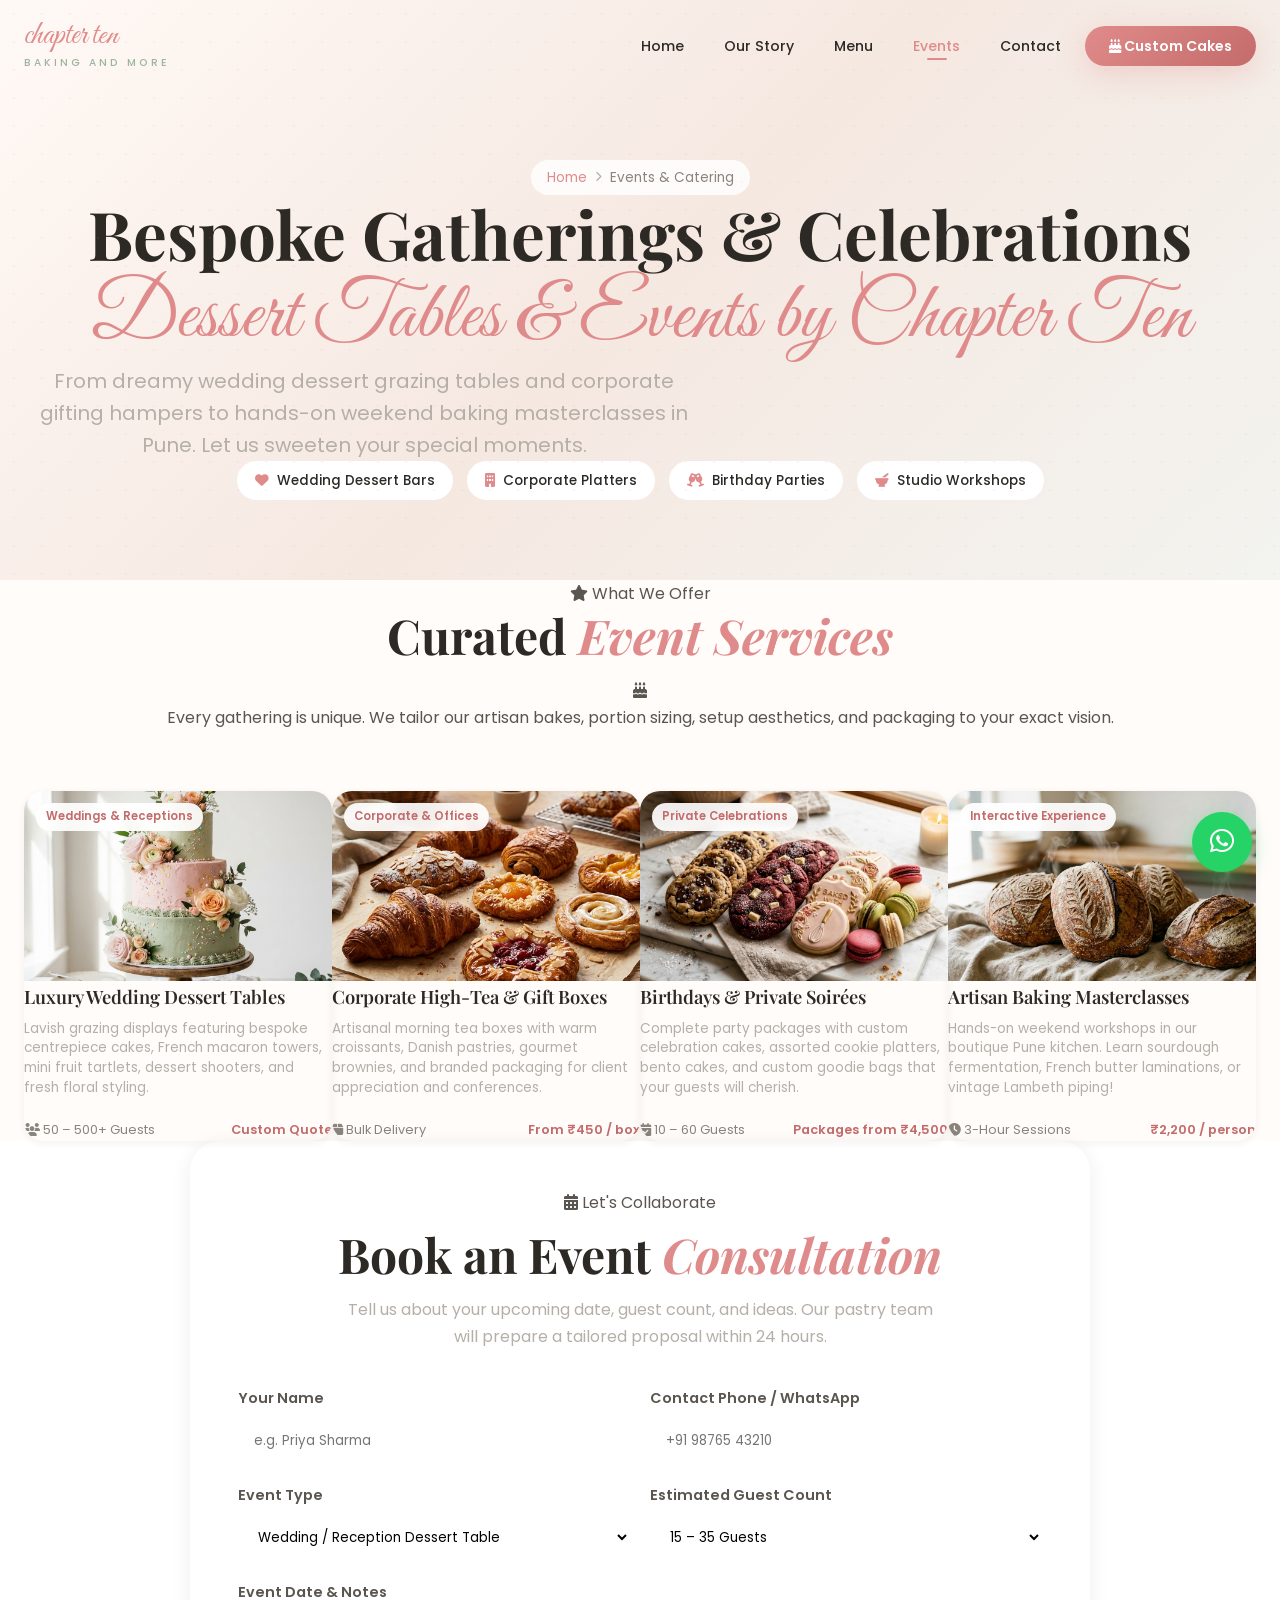
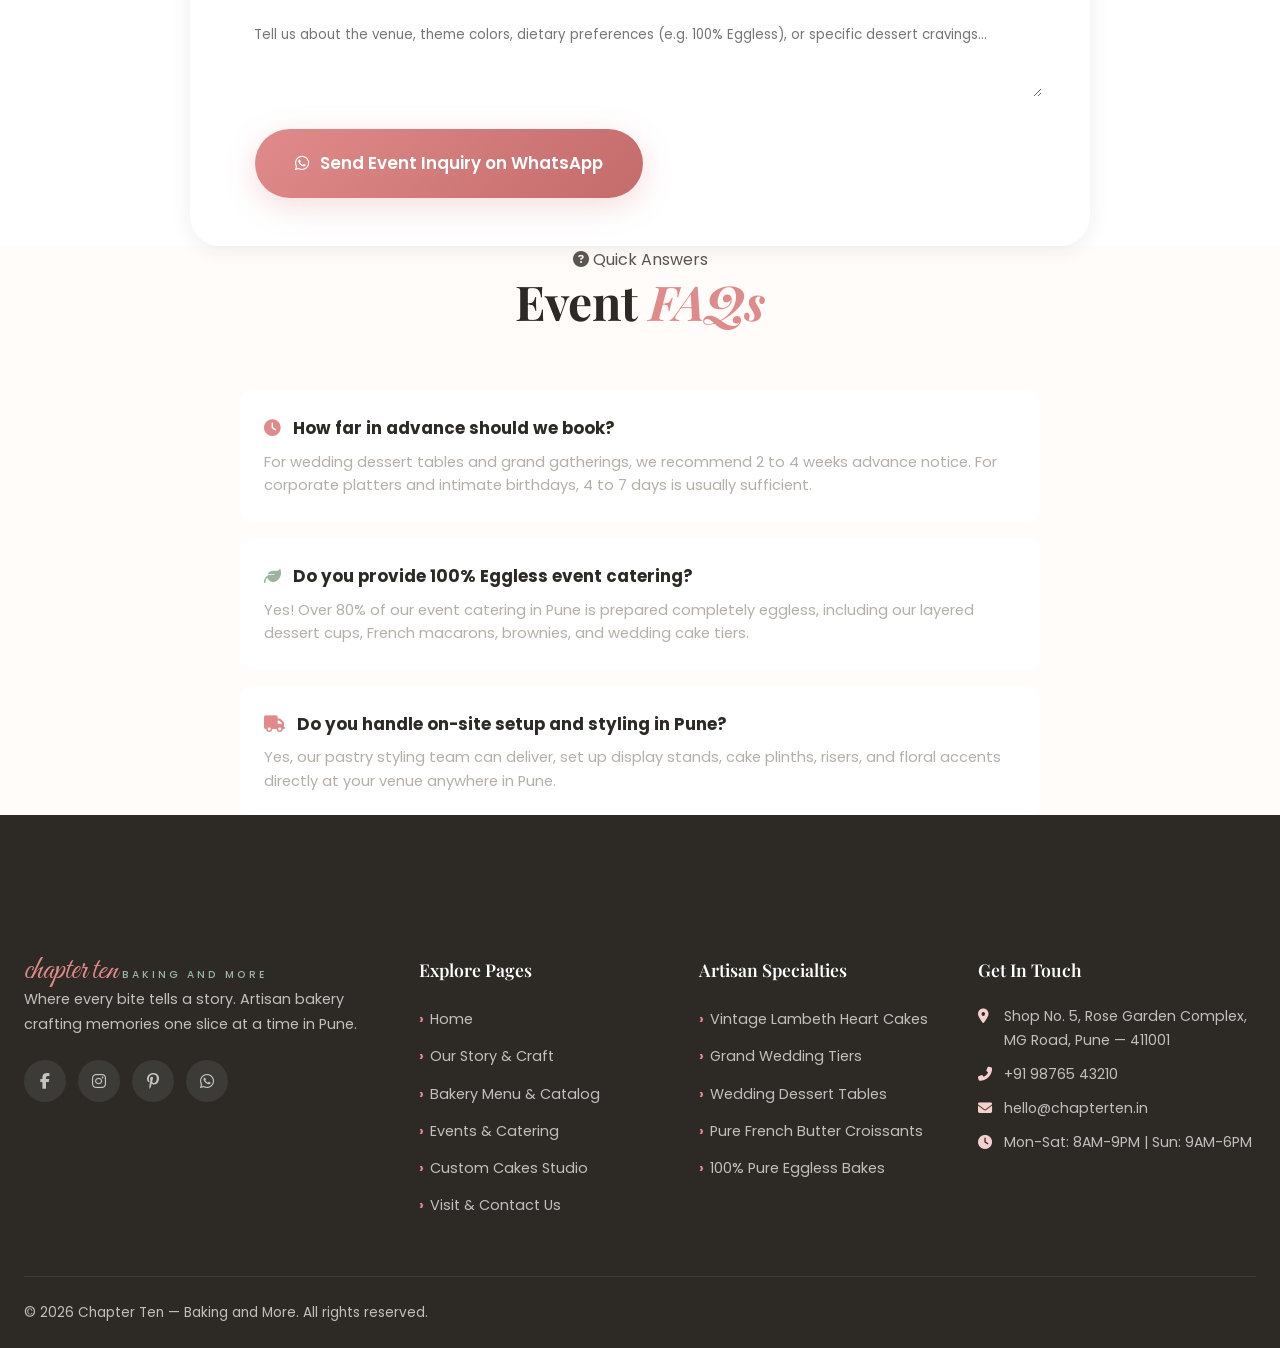
<file: events.html>
<!DOCTYPE html>
<html lang="en">
<head>
    <meta charset="UTF-8">
    <meta name="viewport" content="width=device-width, initial-scale=1.0">
    <title>Events, Catering & Workshops — Chapter Ten Bakery Pune</title>
    <meta name="description" content="Host unforgettable celebrations with Chapter Ten. Luxury wedding dessert tables, corporate gifting platters, birthday grazing bars, and artisan baking workshops in Pune.">
    <meta name="keywords" content="bakery catering Pune, wedding dessert table Pune, corporate bakery gifts, baking workshops Pune, party dessert table, Chapter Ten events">
    <link rel="preconnect" href="https://fonts.googleapis.com">
    <link rel="preconnect" href="https://fonts.gstatic.com" crossorigin>
    <link href="https://fonts.googleapis.com/css2?family=Great+Vibes&family=Playfair+Display:ital,wght@0,400;0,600;0,700;1,400&family=Poppins:wght@300;400;500;600;700&display=swap" rel="stylesheet">
    <link rel="stylesheet" href="https://cdnjs.cloudflare.com/ajax/libs/font-awesome/6.5.1/css/all.min.css">
    <link rel="stylesheet" href="style.css">
</head>
<body>

    <!-- Floating WhatsApp Button -->
    <a href="https://wa.me/919876543210?text=Hi%20Chapter%20Ten!%20I'd%20like%20to%20plan%20an%20event%20or%20catering" target="_blank" id="whatsapp-btn" class="whatsapp-float" aria-label="Event Inquiry on WhatsApp">
        <i class="fab fa-whatsapp"></i>
        <span class="whatsapp-tooltip">Event Inquiry!</span>
    </a>

    <!-- Back to Top -->
    <button id="back-to-top" aria-label="Back to top">
        <i class="fas fa-chevron-up"></i>
    </button>

    <!-- Navigation -->
    <nav id="navbar" class="scrolled">
        <div class="nav-container">
            <a href="index.html" class="nav-logo">
                <span class="logo-text">chapter ten</span>
                <span class="logo-tagline">baking and more</span>
            </a>
            <ul class="nav-links" id="nav-links">
                <li><a href="index.html" class="nav-link">Home</a></li>
                <li><a href="about.html" class="nav-link">Our Story</a></li>
                <li><a href="menu.html" class="nav-link">Menu</a></li>
                <li><a href="events.html" class="nav-link active">Events</a></li>
                <li><a href="contact.html" class="nav-link">Contact</a></li>
                <li><a href="custom-cakes.html" class="nav-link btn-order-nav"><i class="fas fa-birthday-cake"></i> Custom Cakes</a></li>
            </ul>
            <button class="hamburger" id="hamburger" aria-label="Toggle menu">
                <span class="bar"></span>
                <span class="bar"></span>
                <span class="bar"></span>
            </button>
        </div>
    </nav>

    <!-- ===== PAGE HERO ===== -->
    <header class="page-hero">
        <div class="page-hero-pattern"></div>
        <div class="container">
            <div class="page-breadcrumbs">
                <a href="index.html">Home</a>
                <i class="fas fa-chevron-right" style="font-size: 0.65rem;"></i>
                <span>Events &amp; Catering</span>
            </div>
            <h1 class="page-hero-title">
                Bespoke Gatherings &amp; Celebrations
                <span class="cursive">Dessert Tables &amp; Events by Chapter Ten</span>
            </h1>
            <p class="page-hero-subtitle">
                From dreamy wedding dessert grazing tables and corporate gifting hampers to hands-on weekend baking masterclasses in Pune. Let us sweeten your special moments.
            </p>
            <div class="page-hero-badges">
                <div class="page-hero-badge"><i class="fas fa-heart"></i> Wedding Dessert Bars</div>
                <div class="page-hero-badge"><i class="fas fa-building"></i> Corporate Platters</div>
                <div class="page-hero-badge"><i class="fas fa-glass-cheers"></i> Birthday Parties</div>
                <div class="page-hero-badge"><i class="fas fa-mortar-pestle"></i> Studio Workshops</div>
            </div>
        </div>
    </header>

    <!-- ===== EVENT SERVICES GRID ===== -->
    <section class="section" style="background: var(--bg-cream); padding: var(--space-3xl) 0;">
        <div class="container">
            <div class="section-header reveal-up">
                <span class="section-tag"><i class="fas fa-star"></i> What We Offer</span>
                <h2 class="section-title">Curated <span class="highlight">Event Services</span></h2>
                <div class="section-divider">
                    <span class="divider-line"></span>
                    <i class="fas fa-birthday-cake divider-icon"></i>
                    <span class="divider-line"></span>
                </div>
                <p class="section-subtitle">Every gathering is unique. We tailor our artisan bakes, portion sizing, setup aesthetics, and packaging to your exact vision.</p>
            </div>

            <div class="custom-styles-grid" style="margin-top: 40px;">
                <!-- 1. Wedding Dessert Tables -->
                <div class="custom-style-card">
                    <div class="custom-style-img-wrap">
                        <img src="images/cake.jpg" alt="Wedding Dessert Table" loading="lazy">
                        <span class="custom-style-badge">Weddings &amp; Receptions</span>
                    </div>
                    <div class="custom-style-info">
                        <h4 class="custom-style-title">Luxury Wedding Dessert Tables</h4>
                        <p class="custom-style-desc">Lavish grazing displays featuring bespoke centrepiece cakes, French macaron towers, mini fruit tartlets, dessert shooters, and fresh floral styling.</p>
                        <div class="custom-style-meta">
                            <span class="custom-style-lead"><i class="fas fa-users"></i> 50 – 500+ Guests</span>
                            <span class="custom-style-price">Custom Quote</span>
                        </div>
                    </div>
                </div>

                <!-- 2. Corporate Gifting & High-Tea -->
                <div class="custom-style-card">
                    <div class="custom-style-img-wrap">
                        <img src="images/pastries.jpg" alt="Corporate High Tea & Gifting" loading="lazy">
                        <span class="custom-style-badge">Corporate &amp; Offices</span>
                    </div>
                    <div class="custom-style-info">
                        <h4 class="custom-style-title">Corporate High-Tea &amp; Gift Boxes</h4>
                        <p class="custom-style-desc">Artisanal morning tea boxes with warm croissants, Danish pastries, gourmet brownies, and branded packaging for client appreciation and conferences.</p>
                        <div class="custom-style-meta">
                            <span class="custom-style-lead"><i class="fas fa-box"></i> Bulk Delivery</span>
                            <span class="custom-style-price">From ₹450 / box</span>
                        </div>
                    </div>
                </div>

                <!-- 3. Intimate Parties & Anniversaries -->
                <div class="custom-style-card">
                    <div class="custom-style-img-wrap">
                        <img src="images/cookies.jpg" alt="Birthday & Celebration Bakes" loading="lazy">
                        <span class="custom-style-badge">Private Celebrations</span>
                    </div>
                    <div class="custom-style-info">
                        <h4 class="custom-style-title">Birthdays &amp; Private Soirées</h4>
                        <p class="custom-style-desc">Complete party packages with custom celebration cakes, assorted cookie platters, bento cakes, and custom goodie bags that your guests will cherish.</p>
                        <div class="custom-style-meta">
                            <span class="custom-style-lead"><i class="fas fa-calendar-check"></i> 10 – 60 Guests</span>
                            <span class="custom-style-price">Packages from ₹4,500</span>
                        </div>
                    </div>
                </div>

                <!-- 4. Studio Baking Workshops -->
                <div class="custom-style-card">
                    <div class="custom-style-img-wrap">
                        <img src="images/bread.jpg" alt="Baking Masterclasses and Workshops" loading="lazy">
                        <span class="custom-style-badge">Interactive Experience</span>
                    </div>
                    <div class="custom-style-info">
                        <h4 class="custom-style-title">Artisan Baking Masterclasses</h4>
                        <p class="custom-style-desc">Hands-on weekend workshops in our boutique Pune kitchen. Learn sourdough fermentation, French butter laminations, or vintage Lambeth piping!</p>
                        <div class="custom-style-meta">
                            <span class="custom-style-lead"><i class="fas fa-clock"></i> 3-Hour Sessions</span>
                            <span class="custom-style-price">₹2,200 / person</span>
                        </div>
                    </div>
                </div>
            </div>
        </div>
    </section>

    <!-- ===== EVENT INQUIRY CONSULTATION SECTION ===== -->
    <section class="section" style="background: #ffffff; padding: var(--space-3xl) 0;">
        <div class="container">
            <div class="consultation-card reveal-up" style="max-width: 900px; margin: 0 auto; background: var(--bg-cream); padding: 48px; border-radius: var(--radius-xl); border: 1px solid var(--border-light); box-shadow: var(--shadow-md);">
                <div style="text-align: center; margin-bottom: 36px;">
                    <span class="section-tag"><i class="fas fa-calendar-alt"></i> Let's Collaborate</span>
                    <h2 class="section-title" style="margin-top: 10px;">Book an Event <span class="highlight">Consultation</span></h2>
                    <p style="color: var(--text-muted); font-size: 1rem; max-width: 600px; margin: 8px auto 0;">Tell us about your upcoming date, guest count, and ideas. Our pastry team will prepare a tailored proposal within 24 hours.</p>
                </div>

                <form id="event-inquiry-form" onsubmit="event.preventDefault(); window.open('https://wa.me/919876543210?text=Hi%20Chapter%20Ten!%20I\'d%20like%20to%20inquire%20about%20event%20catering%20for%20an%20upcoming%20gathering.', '_blank');">
                    <div class="form-row" style="display: grid; grid-template-columns: 1fr 1fr; gap: 20px; margin-bottom: 20px;">
                        <div>
                            <label style="display: block; font-weight: 600; margin-bottom: 8px; font-size: 0.9rem;">Your Name</label>
                            <input type="text" class="control-input" placeholder="e.g. Priya Sharma" required style="width: 100%; padding: 12px 16px; border: 1px solid var(--border-light); border-radius: var(--radius-md); font-family: inherit;">
                        </div>
                        <div>
                            <label style="display: block; font-weight: 600; margin-bottom: 8px; font-size: 0.9rem;">Contact Phone / WhatsApp</label>
                            <input type="tel" class="control-input" placeholder="+91 98765 43210" required style="width: 100%; padding: 12px 16px; border: 1px solid var(--border-light); border-radius: var(--radius-md); font-family: inherit;">
                        </div>
                    </div>

                    <div class="form-row" style="display: grid; grid-template-columns: 1fr 1fr; gap: 20px; margin-bottom: 20px;">
                        <div>
                            <label style="display: block; font-weight: 600; margin-bottom: 8px; font-size: 0.9rem;">Event Type</label>
                            <select class="control-select" style="width: 100%; padding: 12px 16px; border: 1px solid var(--border-light); border-radius: var(--radius-md); font-family: inherit; background: #fff;">
                                <option value="wedding">Wedding / Reception Dessert Table</option>
                                <option value="corporate">Corporate Gifting / High-Tea</option>
                                <option value="birthday">Birthday / Anniversary Party</option>
                                <option value="workshop">Studio Baking Workshop</option>
                                <option value="other">Other Celebration</option>
                            </select>
                        </div>
                        <div>
                            <label style="display: block; font-weight: 600; margin-bottom: 8px; font-size: 0.9rem;">Estimated Guest Count</label>
                            <select class="control-select" style="width: 100%; padding: 12px 16px; border: 1px solid var(--border-light); border-radius: var(--radius-md); font-family: inherit; background: #fff;">
                                <option value="intimate">15 – 35 Guests</option>
                                <option value="medium">35 – 75 Guests</option>
                                <option value="large">75 – 150 Guests</option>
                                <option value="grand">150+ Guests</option>
                            </select>
                        </div>
                    </div>

                    <div style="margin-bottom: 24px;">
                        <label style="display: block; font-weight: 600; margin-bottom: 8px; font-size: 0.9rem;">Event Date &amp; Notes</label>
                        <textarea class="control-input" rows="3" placeholder="Tell us about the venue, theme colors, dietary preferences (e.g. 100% Eggless), or specific dessert cravings..." style="width: 100%; padding: 12px 16px; border: 1px solid var(--border-light); border-radius: var(--radius-md); font-family: inherit; resize: vertical;"></textarea>
                    </div>

                    <div style="display: flex; gap: 16px; justify-content: center; flex-wrap: wrap;">
                        <button type="submit" class="btn btn-primary btn-lg">
                            <i class="fab fa-whatsapp"></i>
                            <span>Send Event Inquiry on WhatsApp</span>
                        </button>
                        <a href="custom-cakes.html" class="btn btn-outline btn-lg">
                            <i class="fas fa-birthday-cake"></i>
                            <span>Design Custom Cake Instead</span>
                        </a>
                    </div>
                </form>
            </div>
        </div>
    </section>

    <!-- ===== EVENT FAQ ACCORDION ===== -->
    <section class="section" style="background: var(--bg-cream); padding: var(--space-3xl) 0;">
        <div class="container">
            <div class="section-header reveal-up">
                <span class="section-tag"><i class="fas fa-question-circle"></i> Quick Answers</span>
                <h2 class="section-title">Event <span class="highlight">FAQs</span></h2>
            </div>

            <div style="max-width: 800px; margin: 32px auto 0; display: flex; flex-direction: column; gap: 16px;">
                <div style="background: #ffffff; padding: 24px; border-radius: var(--radius-md); border: 1px solid var(--border-light);">
                    <h4 style="color: var(--text-dark); margin-bottom: 8px; font-size: 1.05rem;"><i class="fas fa-clock" style="color: var(--coral); margin-right: 8px;"></i> How far in advance should we book?</h4>
                    <p style="color: var(--text-muted); font-size: 0.92rem; line-height: 1.6;">For wedding dessert tables and grand gatherings, we recommend 2 to 4 weeks advance notice. For corporate platters and intimate birthdays, 4 to 7 days is usually sufficient.</p>
                </div>
                <div style="background: #ffffff; padding: 24px; border-radius: var(--radius-md); border: 1px solid var(--border-light);">
                    <h4 style="color: var(--text-dark); margin-bottom: 8px; font-size: 1.05rem;"><i class="fas fa-leaf" style="color: var(--sage); margin-right: 8px;"></i> Do you provide 100% Eggless event catering?</h4>
                    <p style="color: var(--text-muted); font-size: 0.92rem; line-height: 1.6;">Yes! Over 80% of our event catering in Pune is prepared completely eggless, including our layered dessert cups, French macarons, brownies, and wedding cake tiers.</p>
                </div>
                <div style="background: #ffffff; padding: 24px; border-radius: var(--radius-md); border: 1px solid var(--border-light);">
                    <h4 style="color: var(--text-dark); margin-bottom: 8px; font-size: 1.05rem;"><i class="fas fa-truck" style="color: var(--coral); margin-right: 8px;"></i> Do you handle on-site setup and styling in Pune?</h4>
                    <p style="color: var(--text-muted); font-size: 0.92rem; line-height: 1.6;">Yes, our pastry styling team can deliver, set up display stands, cake plinths, risers, and floral accents directly at your venue anywhere in Pune.</p>
                </div>
            </div>
        </div>
    </section>

    <!-- ===== FOOTER ===== -->
    <footer class="footer">
        <div class="footer-wave">
            <svg viewBox="0 0 1440 120" preserveAspectRatio="none">
                <path d="M0,60 C360,120 720,0 1080,60 C1260,90 1380,70 1440,60 L1440,120 L0,120 Z" fill="var(--coral-light)"/>
            </svg>
        </div>
        <div class="container">
            <div class="footer-grid">
                <div class="footer-brand">
                    <span class="logo-text">chapter ten</span>
                    <span class="logo-tagline">baking and more</span>
                    <p>Where every bite tells a story. Artisan bakery crafting memories one slice at a time in Pune.</p>
                    <div class="footer-social">
                        <a href="#" aria-label="Facebook"><i class="fab fa-facebook-f"></i></a>
                        <a href="#" aria-label="Instagram"><i class="fab fa-instagram"></i></a>
                        <a href="#" aria-label="Pinterest"><i class="fab fa-pinterest-p"></i></a>
                        <a href="https://wa.me/919876543210" aria-label="WhatsApp"><i class="fab fa-whatsapp"></i></a>
                    </div>
                </div>
                <div class="footer-links">
                    <h4>Explore Pages</h4>
                    <ul>
                        <li><a href="index.html">Home</a></li>
                        <li><a href="about.html">Our Story &amp; Craft</a></li>
                        <li><a href="menu.html">Bakery Menu &amp; Catalog</a></li>
                        <li><a href="events.html">Events &amp; Catering</a></li>
                        <li><a href="custom-cakes.html">Custom Cakes Studio</a></li>
                        <li><a href="contact.html">Visit &amp; Contact Us</a></li>
                    </ul>
                </div>
                <div class="footer-links">
                    <h4>Artisan Specialties</h4>
                    <ul>
                        <li><a href="custom-cakes.html">Vintage Lambeth Heart Cakes</a></li>
                        <li><a href="custom-cakes.html">Grand Wedding Tiers</a></li>
                        <li><a href="events.html">Wedding Dessert Tables</a></li>
                        <li><a href="menu.html">Pure French Butter Croissants</a></li>
                        <li><a href="menu.html">100% Pure Eggless Bakes</a></li>
                    </ul>
                </div>
                <div class="footer-contact">
                    <h4>Get In Touch</h4>
                    <p><i class="fas fa-map-marker-alt"></i> Shop No. 5, Rose Garden Complex, MG Road, Pune — 411001</p>
                    <p><i class="fas fa-phone-alt"></i> <a href="tel:+919876543210">+91 98765 43210</a></p>
                    <p><i class="fas fa-envelope"></i> <a href="mailto:hello@chapterten.in">hello@chapterten.in</a></p>
                    <p><i class="fas fa-clock"></i> Mon-Sat: 8AM-9PM | Sun: 9AM-6PM</p>
                </div>
            </div>
            <div class="footer-bottom">
                <p>&copy; 2026 Chapter Ten — Baking and More. All rights reserved.</p>
            </div>
        </div>
    </footer>

    <script src="script.js"></script>
</body>
</html>
</file>
<file: style.css>
/* ========================================
   CHAPTER TEN — BAKING AND MORE
   Complete Stylesheet
   ======================================== */

/* ===== CSS CUSTOM PROPERTIES ===== */
:root {
    /* Brand Colors — Coral Pink & Sage Green palette */
    --coral: #E08B8B;
    --coral-dark: #C46B6B;
    --coral-light: #F5D0CE;
    --coral-pale: #FFF0EF;

    --sage: #9BB5A0;
    --sage-dark: #6E9475;
    --sage-light: #C5DBC9;
    --sage-pale: #EAF3EC;

    --cream: #FFF9F5;
    --warm-white: #FFFCFA;
    --beige: #F5EDE6;

    /* Neutrals */
    --text-dark: #2D2A26;
    --text-body: #5A554E;
    --text-light: #8A847C;
    --text-muted: #B5AFA8;

    --white: #ffffff;
    --black: #1a1714;

    /* Shadows */
    --shadow-sm: 0 2px 8px rgba(45, 42, 38, 0.06);
    --shadow-md: 0 4px 20px rgba(45, 42, 38, 0.08);
    --shadow-lg: 0 8px 40px rgba(45, 42, 38, 0.12);
    --shadow-xl: 0 20px 60px rgba(45, 42, 38, 0.15);
    --shadow-coral: 0 8px 30px rgba(224, 139, 139, 0.3);
    --shadow-sage: 0 8px 30px rgba(155, 181, 160, 0.3);

    /* Borders */
    --radius-sm: 8px;
    --radius-md: 12px;
    --radius-lg: 20px;
    --radius-xl: 30px;
    --radius-full: 9999px;

    /* Fonts */
    --font-cursive: 'Great Vibes', cursive;
    --font-heading: 'Playfair Display', serif;
    --font-body: 'Poppins', sans-serif;

    /* Transitions */
    --transition-fast: 0.2s ease;
    --transition-base: 0.3s ease;
    --transition-slow: 0.5s cubic-bezier(0.4, 0, 0.2, 1);
    --transition-spring: 0.6s cubic-bezier(0.34, 1.56, 0.64, 1);
}

/* ===== RESET & BASE ===== */
*,
*::before,
*::after {
    margin: 0;
    padding: 0;
    box-sizing: border-box;
}

html {
    scroll-behavior: smooth;
    font-size: 16px;
    overflow-x: hidden;
}

body {
    font-family: var(--font-body);
    color: var(--text-body);
    background-color: var(--warm-white);
    line-height: 1.7;
    overflow-x: hidden;
    -webkit-font-smoothing: antialiased;
}

img {
    max-width: 100%;
    display: block;
}

a {
    text-decoration: none;
    color: inherit;
    transition: var(--transition-base);
}

ul {
    list-style: none;
}

button {
    cursor: pointer;
    border: none;
    background: none;
    font-family: inherit;
}

.container {
    width: 100%;
    max-width: 1280px;
    margin: 0 auto;
    padding: 0 24px;
}

.hidden {
    display: none !important;
}

/* ===== PRELOADER ===== */
#preloader {
    position: fixed;
    inset: 0;
    background: var(--white);
    z-index: 10000;
    display: flex;
    align-items: center;
    justify-content: center;
    transition: opacity 0.6s ease, visibility 0.6s ease;
}

#preloader.loaded {
    opacity: 0;
    visibility: hidden;
    pointer-events: none;
}

.loader-content {
    text-align: center;
}

.loader-heart {
    width: 60px;
    height: 60px;
    margin: 0 auto 16px;
    animation: heartPulse 1.2s ease-in-out infinite;
}

.heart-svg {
    width: 100%;
    height: 100%;
}

.heart-path {
    stroke-dasharray: 300;
    stroke-dashoffset: 300;
    animation: heartDraw 2s ease forwards;
}

@keyframes heartDraw {
    to { stroke-dashoffset: 0; }
}

@keyframes heartPulse {
    0%, 100% { transform: scale(1); }
    50% { transform: scale(1.15); }
}

.loader-text {
    font-family: var(--font-cursive);
    font-size: 2rem;
    color: var(--coral);
    display: block;
    margin-bottom: 20px;
}

.loader-bar {
    width: 180px;
    height: 3px;
    background: var(--coral-light);
    border-radius: var(--radius-full);
    margin: 0 auto;
    overflow: hidden;
}

.loader-progress {
    width: 0%;
    height: 100%;
    background: linear-gradient(90deg, var(--coral), var(--sage));
    border-radius: var(--radius-full);
    animation: loaderFill 2s ease forwards;
}

@keyframes loaderFill {
    to { width: 100%; }
}

/* ===== NAVIGATION ===== */
#navbar {
    position: fixed;
    top: 0;
    left: 0;
    right: 0;
    z-index: 1000;
    padding: 20px 0;
    transition: var(--transition-slow);
}

#navbar.scrolled {
    padding: 12px 0;
    background: rgba(255, 255, 255, 0.92);
    backdrop-filter: blur(20px);
    -webkit-backdrop-filter: blur(20px);
    box-shadow: var(--shadow-md);
}

.nav-container {
    max-width: 1280px;
    margin: 0 auto;
    padding: 0 24px;
    display: flex;
    align-items: center;
    justify-content: space-between;
}

.nav-logo {
    display: flex;
    flex-direction: column;
    gap: 0;
}

.logo-text {
    font-family: var(--font-cursive);
    font-size: 2rem;
    color: var(--coral);
    line-height: 1;
    transition: var(--transition-base);
}

.logo-tagline {
    font-family: var(--font-body);
    font-size: 0.65rem;
    font-weight: 500;
    letter-spacing: 3px;
    text-transform: uppercase;
    color: var(--sage);
    margin-top: 2px;
}

#navbar.scrolled .logo-text {
    font-size: 1.7rem;
}

.nav-links {
    display: flex;
    align-items: center;
    gap: 8px;
}

.nav-link {
    padding: 8px 16px;
    font-size: 0.88rem;
    font-weight: 500;
    color: var(--text-dark);
    border-radius: var(--radius-full);
    position: relative;
    transition: var(--transition-base);
}

.nav-link::after {
    content: '';
    position: absolute;
    bottom: 4px;
    left: 50%;
    transform: translateX(-50%);
    width: 0;
    height: 2px;
    background: var(--coral);
    border-radius: var(--radius-full);
    transition: var(--transition-base);
}

.nav-link:hover::after,
.nav-link.active::after {
    width: 20px;
}

.nav-link:hover {
    color: var(--coral);
}

.nav-link.active {
    color: var(--coral);
}

.btn-order-nav {
    background: linear-gradient(135deg, var(--coral), var(--coral-dark)) !important;
    color: var(--white) !important;
    padding: 10px 24px !important;
    border-radius: var(--radius-full) !important;
    font-weight: 600 !important;
    box-shadow: var(--shadow-coral);
    transition: var(--transition-spring) !important;
}

.btn-order-nav::after {
    display: none !important;
}

.btn-order-nav:hover {
    transform: translateY(-2px) scale(1.03);
    box-shadow: 0 12px 35px rgba(224, 139, 139, 0.4) !important;
}

/* Hamburger */
.hamburger {
    display: none;
    flex-direction: column;
    gap: 5px;
    padding: 4px;
    z-index: 1001;
}

.bar {
    width: 26px;
    height: 2.5px;
    background: var(--text-dark);
    border-radius: var(--radius-full);
    transition: var(--transition-base);
    transform-origin: center;
}

.hamburger.active .bar:nth-child(1) {
    transform: rotate(45deg) translate(5px, 5px);
}

.hamburger.active .bar:nth-child(2) {
    opacity: 0;
    transform: scaleX(0);
}

.hamburger.active .bar:nth-child(3) {
    transform: rotate(-45deg) translate(5px, -5px);
}

/* ===== BUTTONS ===== */
.btn {
    display: inline-flex;
    align-items: center;
    gap: 10px;
    padding: 14px 32px;
    font-family: var(--font-body);
    font-size: 0.95rem;
    font-weight: 600;
    border-radius: var(--radius-full);
    transition: var(--transition-spring);
    cursor: pointer;
    border: none;
    position: relative;
    overflow: hidden;
}

.btn-primary {
    background: linear-gradient(135deg, var(--coral), var(--coral-dark));
    color: var(--white);
    box-shadow: var(--shadow-coral);
}

.btn-primary:hover {
    transform: translateY(-3px);
    box-shadow: 0 15px 40px rgba(224, 139, 139, 0.45);
}

.btn-primary::before {
    content: '';
    position: absolute;
    top: 0;
    left: -100%;
    width: 100%;
    height: 100%;
    background: linear-gradient(90deg, transparent, rgba(255,255,255,0.2), transparent);
    transition: 0.5s;
}

.btn-primary:hover::before {
    left: 100%;
}

.btn-outline {
    background: transparent;
    color: var(--white);
    border: 2px solid rgba(255, 255, 255, 0.5);
}

.btn-outline:hover {
    background: rgba(255, 255, 255, 0.15);
    border-color: var(--white);
    transform: translateY(-3px);
}

.btn-lg {
    padding: 18px 40px;
    font-size: 1.05rem;
}

.btn-block {
    width: 100%;
    justify-content: center;
}

/* ===== HERO SECTION ===== */
.hero-section {
    position: relative;
    min-height: 100vh;
    display: flex;
    align-items: center;
    justify-content: center;
    overflow: hidden;
}

.hero-parallax-bg {
    position: absolute;
    inset: -40px;
    background: url('images/hero.jpg') center/cover no-repeat;
    z-index: 0;
    will-change: transform;
}

.hero-overlay {
    position: absolute;
    inset: 0;
    background: linear-gradient(
        135deg,
        rgba(26, 23, 20, 0.65) 0%,
        rgba(45, 42, 38, 0.45) 50%,
        rgba(26, 23, 20, 0.55) 100%
    );
    z-index: 1;
}

.particles {
    position: absolute;
    inset: 0;
    z-index: 2;
    pointer-events: none;
    overflow: hidden;
}

.particle {
    position: absolute;
    border-radius: 50%;
    opacity: 0;
    animation: floatParticle linear infinite;
}

@keyframes floatParticle {
    0% {
        transform: translateY(100vh) rotate(0deg);
        opacity: 0;
    }
    10% { opacity: 1; }
    90% { opacity: 1; }
    100% {
        transform: translateY(-10vh) rotate(720deg);
        opacity: 0;
    }
}

.hero-content {
    position: relative;
    z-index: 3;
    text-align: center;
    color: var(--white);
    padding: 0 24px;
}

.hero-badge {
    display: inline-flex;
    align-items: center;
    gap: 8px;
    padding: 8px 20px;
    background: rgba(255, 255, 255, 0.12);
    backdrop-filter: blur(10px);
    border: 1px solid rgba(255, 255, 255, 0.2);
    border-radius: var(--radius-full);
    font-size: 0.85rem;
    font-weight: 500;
    letter-spacing: 1px;
    margin-bottom: 24px;
}

.hero-badge i {
    color: var(--coral-light);
    animation: heartBeat 1.5s ease infinite;
}

@keyframes heartBeat {
    0%, 100% { transform: scale(1); }
    25% { transform: scale(1.2); }
    50% { transform: scale(1); }
    75% { transform: scale(1.15); }
}

.hero-title {
    margin-bottom: 8px;
}

.hero-line {
    display: block;
    font-family: var(--font-cursive);
    font-size: clamp(4rem, 10vw, 8rem);
    font-weight: 400;
    line-height: 1;
    color: var(--white);
}

.hero-accent {
    color: var(--coral-light);
    margin-top: -10px;
}

.hero-tagline {
    font-family: var(--font-body);
    font-size: 1rem;
    font-weight: 500;
    letter-spacing: 6px;
    text-transform: uppercase;
    color: var(--sage-light);
    margin-bottom: 20px;
}

.hero-subtitle {
    font-size: 1.05rem;
    font-weight: 300;
    color: rgba(255, 255, 255, 0.8);
    max-width: 600px;
    margin: 0 auto 36px;
    line-height: 1.8;
}

.hero-cta {
    display: flex;
    align-items: center;
    gap: 16px;
    justify-content: center;
    flex-wrap: wrap;
}

.hero-scroll-indicator {
    position: absolute;
    bottom: 40px;
    left: 50%;
    transform: translateX(-50%);
    z-index: 3;
    display: flex;
    flex-direction: column;
    align-items: center;
    gap: 8px;
    color: rgba(255, 255, 255, 0.6);
    font-size: 0.75rem;
    letter-spacing: 2px;
    text-transform: uppercase;
}

.scroll-line {
    width: 1px;
    height: 40px;
    background: linear-gradient(to bottom, rgba(255,255,255,0.6), transparent);
    animation: scrollBounce 2s ease infinite;
}

@keyframes scrollBounce {
    0%, 100% { transform: translateY(0); opacity: 1; }
    50% { transform: translateY(10px); opacity: 0.3; }
}

/* ===== MARQUEE RIBBON ===== */
.marquee-ribbon {
    background: linear-gradient(135deg, var(--coral), var(--coral-dark));
    color: var(--white);
    padding: 14px 0;
    overflow: hidden;
    white-space: nowrap;
}

.marquee-track {
    display: flex;
    gap: 48px;
    animation: marquee 25s linear infinite;
    width: max-content;
}

.marquee-track span {
    font-size: 0.88rem;
    font-weight: 500;
    letter-spacing: 2px;
    text-transform: uppercase;
    flex-shrink: 0;
}

@keyframes marquee {
    0% { transform: translateX(0); }
    100% { transform: translateX(-50%); }
}

/* ===== SECTION STYLES ===== */
.section-label {
    display: inline-block;
    font-family: var(--font-cursive);
    font-size: 1.5rem;
    color: var(--coral);
    margin-bottom: 4px;
}

.section-title {
    font-family: var(--font-heading);
    font-size: clamp(2rem, 4vw, 3rem);
    font-weight: 700;
    color: var(--text-dark);
    margin-bottom: 12px;
    line-height: 1.2;
}

.highlight {
    color: var(--coral);
    font-style: italic;
}

.section-desc {
    font-size: 1rem;
    color: var(--text-light);
    max-width: 560px;
    margin: 0 auto;
}

.section-header {
    text-align: center;
    margin-bottom: 60px;
}

/* ===== ABOUT SECTION ===== */
.about-section {
    padding: 120px 0;
    background: var(--warm-white);
}

.about-grid {
    display: grid;
    grid-template-columns: 1fr 1fr;
    gap: 80px;
    align-items: center;
}

.about-images {
    position: relative;
}

.about-img-main {
    border-radius: var(--radius-lg);
    overflow: hidden;
    box-shadow: var(--shadow-lg);
}

.about-img-main img {
    width: 100%;
    height: 450px;
    object-fit: cover;
    transition: var(--transition-slow);
}

.about-img-main:hover img {
    transform: scale(1.05);
}

.about-img-float {
    position: absolute;
    bottom: -40px;
    right: -40px;
    width: 200px;
    height: 200px;
    border-radius: var(--radius-lg);
    overflow: hidden;
    border: 5px solid var(--white);
    box-shadow: var(--shadow-lg);
    z-index: 2;
}

.about-img-float img {
    width: 100%;
    height: 100%;
    object-fit: cover;
}

.about-experience-badge {
    position: absolute;
    top: -20px;
    left: -20px;
    width: 120px;
    height: 120px;
    background: linear-gradient(135deg, var(--sage), var(--sage-dark));
    border-radius: 50%;
    display: flex;
    flex-direction: column;
    align-items: center;
    justify-content: center;
    color: var(--white);
    box-shadow: var(--shadow-sage);
    z-index: 2;
    animation: floatBadge 3s ease-in-out infinite;
}

@keyframes floatBadge {
    0%, 100% { transform: translateY(0); }
    50% { transform: translateY(-10px); }
}

.exp-number {
    font-family: var(--font-heading);
    font-size: 2.2rem;
    font-weight: 700;
    line-height: 1;
}

.exp-text {
    font-size: 0.65rem;
    text-align: center;
    line-height: 1.3;
    margin-top: 2px;
    font-weight: 500;
}

.about-content .section-label {
    margin-bottom: 8px;
}

.about-text {
    font-size: 1rem;
    color: var(--text-body);
    margin-bottom: 16px;
    line-height: 1.8;
}

.about-features {
    display: flex;
    flex-direction: column;
    gap: 20px;
    margin-top: 32px;
}

.feature-item {
    display: flex;
    align-items: flex-start;
    gap: 16px;
    padding: 16px;
    background: var(--cream);
    border-radius: var(--radius-md);
    transition: var(--transition-base);
}

.feature-item:hover {
    transform: translateX(8px);
    box-shadow: var(--shadow-sm);
}

.feature-icon {
    width: 48px;
    height: 48px;
    min-width: 48px;
    background: linear-gradient(135deg, var(--coral-light), var(--coral-pale));
    border-radius: var(--radius-sm);
    display: flex;
    align-items: center;
    justify-content: center;
    font-size: 1.2rem;
    color: var(--coral-dark);
}

.feature-item h4 {
    font-family: var(--font-heading);
    font-size: 1rem;
    font-weight: 600;
    color: var(--text-dark);
    margin-bottom: 2px;
}

.feature-item p {
    font-size: 0.85rem;
    color: var(--text-light);
}

/* ===== STATS SECTION ===== */
.stats-section {
    padding: 80px 0;
    background: linear-gradient(135deg, var(--sage-pale), var(--coral-pale));
}

.stats-grid {
    display: grid;
    grid-template-columns: repeat(4, 1fr);
    gap: 32px;
}

.stat-card {
    text-align: center;
    padding: 40px 24px;
    background: rgba(255, 255, 255, 0.7);
    backdrop-filter: blur(10px);
    border-radius: var(--radius-lg);
    border: 1px solid rgba(255, 255, 255, 0.5);
    transition: var(--transition-spring);
}

.stat-card:hover {
    transform: translateY(-8px);
    box-shadow: var(--shadow-lg);
    background: var(--white);
}

.stat-icon {
    font-size: 2rem;
    color: var(--coral);
    margin-bottom: 12px;
}

.stat-number {
    font-family: var(--font-heading);
    font-size: 2.8rem;
    font-weight: 700;
    color: var(--text-dark);
    line-height: 1;
}

.stat-suffix {
    font-family: var(--font-heading);
    font-size: 2rem;
    font-weight: 700;
    color: var(--coral);
}

.stat-label {
    font-size: 0.9rem;
    color: var(--text-light);
    margin-top: 8px;
    font-weight: 500;
}

/* ===== MENU SECTION ===== */
.menu-section {
    padding: 120px 0;
    background: var(--cream);
}

.menu-filters {
    display: flex;
    justify-content: center;
    gap: 10px;
    flex-wrap: wrap;
    margin-bottom: 48px;
}

.filter-btn {
    padding: 10px 24px;
    font-size: 0.88rem;
    font-weight: 500;
    color: var(--text-body);
    background: var(--white);
    border: 2px solid var(--beige);
    border-radius: var(--radius-full);
    transition: var(--transition-spring);
    display: flex;
    align-items: center;
    gap: 8px;
}

.filter-btn:hover {
    border-color: var(--coral);
    color: var(--coral);
    transform: translateY(-2px);
}

.filter-btn.active {
    background: linear-gradient(135deg, var(--coral), var(--coral-dark));
    color: var(--white);
    border-color: transparent;
    box-shadow: var(--shadow-coral);
}

.menu-grid {
    display: grid;
    grid-template-columns: repeat(auto-fill, minmax(320px, 1fr));
    gap: 32px;
}

.menu-card {
    background: var(--white);
    border-radius: var(--radius-lg);
    overflow: hidden;
    box-shadow: var(--shadow-sm);
    transition: var(--transition-spring);
    opacity: 1;
    transform: translateY(0);
}

.menu-card.filter-hide {
    display: none;
}

.menu-card.filter-animate {
    animation: filterIn 0.5s ease forwards;
}

@keyframes filterIn {
    from {
        opacity: 0;
        transform: translateY(20px) scale(0.95);
    }
    to {
        opacity: 1;
        transform: translateY(0) scale(1);
    }
}

.menu-card:hover {
    transform: translateY(-8px);
    box-shadow: var(--shadow-xl);
}

.menu-card-img {
    position: relative;
    height: 240px;
    overflow: hidden;
}

.menu-card-img img {
    width: 100%;
    height: 100%;
    object-fit: cover;
    transition: var(--transition-slow);
}

.menu-card:hover .menu-card-img img {
    transform: scale(1.1);
}

.menu-card-overlay {
    position: absolute;
    top: 16px;
    left: 16px;
    z-index: 2;
}

.menu-tag {
    padding: 5px 14px;
    background: var(--coral);
    color: var(--white);
    font-size: 0.75rem;
    font-weight: 600;
    border-radius: var(--radius-full);
    letter-spacing: 0.5px;
    text-transform: uppercase;
}

.menu-tag.new {
    background: var(--sage);
}

.quick-view-btn {
    position: absolute;
    top: 16px;
    right: 16px;
    width: 40px;
    height: 40px;
    background: rgba(255, 255, 255, 0.9);
    backdrop-filter: blur(8px);
    border-radius: 50%;
    display: flex;
    align-items: center;
    justify-content: center;
    color: var(--text-dark);
    font-size: 0.85rem;
    z-index: 2;
    opacity: 0;
    transform: translateY(-10px);
    transition: var(--transition-base);
}

.menu-card:hover .quick-view-btn {
    opacity: 1;
    transform: translateY(0);
}

.quick-view-btn:hover {
    background: var(--coral);
    color: var(--white);
}

.menu-card-body {
    padding: 24px;
}

.menu-card-top {
    display: flex;
    justify-content: space-between;
    align-items: flex-start;
    margin-bottom: 8px;
    gap: 12px;
}

.menu-card-top h3 {
    font-family: var(--font-heading);
    font-size: 1.15rem;
    font-weight: 600;
    color: var(--text-dark);
}

.menu-price {
    font-family: var(--font-heading);
    font-size: 1.15rem;
    font-weight: 700;
    color: var(--coral);
    white-space: nowrap;
}

.menu-card-body > p {
    font-size: 0.88rem;
    color: var(--text-light);
    margin-bottom: 16px;
    line-height: 1.6;
}

.menu-card-footer {
    display: flex;
    justify-content: space-between;
    align-items: center;
}

.menu-rating {
    display: flex;
    align-items: center;
    gap: 2px;
    color: #F4B740;
    font-size: 0.8rem;
}

.menu-rating span {
    margin-left: 6px;
    color: var(--text-light);
    font-weight: 600;
    font-size: 0.85rem;
}

.btn-add-cart {
    padding: 8px 20px;
    font-size: 0.82rem;
    font-weight: 600;
    color: var(--coral);
    background: var(--coral-pale);
    border-radius: var(--radius-full);
    display: flex;
    align-items: center;
    gap: 6px;
    transition: var(--transition-spring);
}

.btn-add-cart:hover {
    background: var(--coral);
    color: var(--white);
    transform: scale(1.05);
    box-shadow: var(--shadow-coral);
}

/* ===== OFFER BANNER ===== */
.offer-banner {
    padding: 100px 0;
    background: linear-gradient(135deg, var(--sage-dark), var(--sage));
    position: relative;
    overflow: hidden;
}

.offer-bg-pattern {
    position: absolute;
    inset: 0;
    background-image: radial-gradient(circle at 20% 80%, rgba(255,255,255,0.08) 0%, transparent 50%),
                       radial-gradient(circle at 80% 20%, rgba(255,255,255,0.08) 0%, transparent 50%);
}

.offer-content {
    text-align: center;
    color: var(--white);
    position: relative;
    z-index: 2;
}

.offer-badge {
    display: inline-flex;
    align-items: center;
    gap: 8px;
    padding: 6px 18px;
    background: rgba(255, 255, 255, 0.15);
    border-radius: var(--radius-full);
    font-size: 0.85rem;
    font-weight: 600;
    letter-spacing: 1px;
    text-transform: uppercase;
    margin-bottom: 20px;
}

.offer-content h2 {
    font-family: var(--font-heading);
    font-size: clamp(2rem, 4vw, 3.2rem);
    font-weight: 700;
    margin-bottom: 12px;
}

.offer-highlight {
    color: var(--coral-light);
    font-style: italic;
}

.offer-content p {
    font-size: 1.1rem;
    margin-bottom: 32px;
    opacity: 0.9;
}

.offer-content .btn-primary {
    background: linear-gradient(135deg, var(--coral), var(--coral-dark));
}

/* ===== GALLERY SECTION ===== */
.gallery-section {
    padding: 120px 0;
    background: var(--warm-white);
}

.gallery-grid {
    display: grid;
    grid-template-columns: repeat(3, 1fr);
    grid-auto-rows: 280px;
    gap: 20px;
}

.gi-tall {
    grid-row: span 2;
}

.gi-wide {
    grid-column: span 2;
}

.gallery-item {
    position: relative;
    border-radius: var(--radius-md);
    overflow: hidden;
    cursor: pointer;
}

.gallery-item img {
    width: 100%;
    height: 100%;
    object-fit: cover;
    transition: var(--transition-slow);
}

.gallery-overlay {
    position: absolute;
    inset: 0;
    background: linear-gradient(135deg, rgba(224, 139, 139, 0.7), rgba(155, 181, 160, 0.7));
    display: flex;
    flex-direction: column;
    align-items: center;
    justify-content: center;
    gap: 12px;
    color: var(--white);
    opacity: 0;
    transition: var(--transition-base);
}

.gallery-overlay i {
    font-size: 1.6rem;
    transform: scale(0.5);
    transition: var(--transition-spring);
}

.gallery-overlay span {
    font-family: var(--font-heading);
    font-size: 1rem;
    font-weight: 600;
    transform: translateY(10px);
    transition: var(--transition-base);
}

.gallery-item:hover .gallery-overlay {
    opacity: 1;
}

.gallery-item:hover .gallery-overlay i {
    transform: scale(1);
}

.gallery-item:hover .gallery-overlay span {
    transform: translateY(0);
}

.gallery-item:hover img {
    transform: scale(1.1);
}

/* Lightbox */
.lightbox {
    position: fixed;
    inset: 0;
    background: rgba(0, 0, 0, 0.92);
    z-index: 10000;
    display: flex;
    align-items: center;
    justify-content: center;
    opacity: 0;
    visibility: hidden;
    transition: var(--transition-base);
}

.lightbox.active {
    opacity: 1;
    visibility: visible;
}

.lightbox-content {
    max-width: 90%;
    max-height: 85vh;
    text-align: center;
}

.lightbox-content img {
    max-width: 100%;
    max-height: 80vh;
    object-fit: contain;
    border-radius: var(--radius-md);
    transition: var(--transition-slow);
}

.lightbox.active .lightbox-content img {
    transform: scale(1);
}

.lightbox-caption {
    color: var(--white);
    font-family: var(--font-heading);
    font-size: 1.1rem;
    margin-top: 16px;
    opacity: 0.8;
}

.lightbox-close {
    position: absolute;
    top: 24px;
    right: 32px;
    font-size: 2.5rem;
    color: var(--white);
    background: none;
    border: none;
    cursor: pointer;
    opacity: 0.7;
    transition: var(--transition-base);
    z-index: 2;
}

.lightbox-close:hover { opacity: 1; transform: rotate(90deg); }

.lightbox-nav {
    position: absolute;
    top: 50%;
    transform: translateY(-50%);
    width: 50px;
    height: 50px;
    background: rgba(255, 255, 255, 0.1);
    backdrop-filter: blur(10px);
    border: 1px solid rgba(255, 255, 255, 0.2);
    border-radius: 50%;
    color: var(--white);
    font-size: 1.1rem;
    display: flex;
    align-items: center;
    justify-content: center;
    cursor: pointer;
    transition: var(--transition-base);
}

.lightbox-prev { left: 24px; }
.lightbox-next { right: 24px; }

.lightbox-nav:hover {
    background: rgba(255, 255, 255, 0.25);
}

/* ===== TESTIMONIALS ===== */
.testimonials-section {
    padding: 120px 0;
    background: var(--cream);
    overflow: hidden;
}

.testimonial-slider {
    position: relative;
    overflow: hidden;
}

.testimonial-track {
    display: flex;
    transition: transform 0.5s cubic-bezier(0.4, 0, 0.2, 1);
}

.testimonial-card {
    min-width: 100%;
    padding: 48px;
    display: flex;
    flex-direction: column;
    align-items: center;
    text-align: center;
}

.testimonial-stars {
    display: flex;
    gap: 4px;
    color: #F4B740;
    font-size: 1.1rem;
    margin-bottom: 24px;
}

.testimonial-text {
    font-family: var(--font-heading);
    font-size: 1.3rem;
    font-style: italic;
    color: var(--text-dark);
    line-height: 1.8;
    max-width: 700px;
    margin-bottom: 32px;
}

.testimonial-author {
    display: flex;
    align-items: center;
    gap: 16px;
}

.testimonial-avatar {
    width: 56px;
    height: 56px;
    background: linear-gradient(135deg, var(--coral), var(--coral-dark));
    border-radius: 50%;
    display: flex;
    align-items: center;
    justify-content: center;
    color: var(--white);
    font-family: var(--font-heading);
    font-size: 1.3rem;
    font-weight: 700;
}

.testimonial-author h4 {
    font-family: var(--font-heading);
    font-size: 1.05rem;
    font-weight: 600;
    color: var(--text-dark);
}

.testimonial-author span {
    font-size: 0.85rem;
    color: var(--text-light);
}

.testimonial-controls {
    display: flex;
    align-items: center;
    justify-content: center;
    gap: 20px;
    margin-top: 24px;
}

.testimonial-btn {
    width: 44px;
    height: 44px;
    border: 2px solid var(--coral-light);
    border-radius: 50%;
    display: flex;
    align-items: center;
    justify-content: center;
    color: var(--coral);
    font-size: 0.9rem;
    transition: var(--transition-spring);
}

.testimonial-btn:hover {
    background: var(--coral);
    border-color: var(--coral);
    color: var(--white);
    transform: scale(1.1);
}

.testimonial-dots {
    display: flex;
    gap: 8px;
}

.testimonial-dot {
    width: 10px;
    height: 10px;
    background: var(--coral-light);
    border-radius: 50%;
    cursor: pointer;
    transition: var(--transition-base);
}

.testimonial-dot.active {
    background: var(--coral);
    width: 28px;
    border-radius: var(--radius-full);
}

/* ===== CONTACT SECTION ===== */
.contact-section {
    padding: 120px 0;
    background: var(--warm-white);
}

.contact-grid {
    display: grid;
    grid-template-columns: 1fr 1fr;
    gap: 60px;
    align-items: start;
}

.contact-info {
    display: flex;
    flex-direction: column;
    gap: 24px;
}

.contact-card {
    display: flex;
    align-items: flex-start;
    gap: 20px;
    padding: 24px;
    background: var(--cream);
    border-radius: var(--radius-md);
    transition: var(--transition-base);
}

.contact-card:hover {
    transform: translateX(8px);
    box-shadow: var(--shadow-sm);
}

.contact-icon {
    width: 52px;
    height: 52px;
    min-width: 52px;
    background: linear-gradient(135deg, var(--coral), var(--coral-dark));
    border-radius: var(--radius-sm);
    display: flex;
    align-items: center;
    justify-content: center;
    color: var(--white);
    font-size: 1.2rem;
}

.contact-card h4 {
    font-family: var(--font-heading);
    font-size: 1rem;
    font-weight: 600;
    color: var(--text-dark);
    margin-bottom: 4px;
}

.contact-card p {
    font-size: 0.9rem;
    color: var(--text-light);
    line-height: 1.6;
}

.social-links {
    display: flex;
    gap: 12px;
    margin-top: 12px;
}

.social-link {
    width: 48px;
    height: 48px;
    background: var(--cream);
    border-radius: 50%;
    display: flex;
    align-items: center;
    justify-content: center;
    font-size: 1.2rem;
    color: var(--text-body);
    transition: var(--transition-spring);
}

.social-link:hover {
    background: var(--coral);
    color: var(--white);
    transform: translateY(-4px);
    box-shadow: var(--shadow-coral);
}

/* Contact Form */
.contact-form-wrapper {
    background: var(--white);
    border-radius: var(--radius-lg);
    padding: 48px;
    box-shadow: var(--shadow-md);
}

.contact-form h3 {
    font-family: var(--font-heading);
    font-size: 1.5rem;
    font-weight: 700;
    color: var(--text-dark);
    margin-bottom: 28px;
}

.form-row {
    display: grid;
    grid-template-columns: 1fr 1fr;
    gap: 16px;
}

.form-group {
    position: relative;
    margin-bottom: 20px;
}

.form-group input,
.form-group textarea,
.form-group select {
    width: 100%;
    padding: 16px 18px;
    font-family: var(--font-body);
    font-size: 0.95rem;
    color: var(--text-dark);
    background: var(--cream);
    border: 2px solid transparent;
    border-radius: var(--radius-sm);
    outline: none;
    transition: var(--transition-base);
}

.form-group input:focus,
.form-group textarea:focus,
.form-group select:focus {
    border-color: var(--coral);
    background: var(--white);
    box-shadow: 0 0 0 4px rgba(224, 139, 139, 0.1);
}

.form-group label {
    position: absolute;
    top: 16px;
    left: 18px;
    font-size: 0.95rem;
    color: var(--text-muted);
    pointer-events: none;
    transition: var(--transition-base);
}

.form-group input:focus + label,
.form-group input:not(:placeholder-shown) + label,
.form-group textarea:focus + label,
.form-group textarea:not(:placeholder-shown) + label {
    top: -10px;
    left: 14px;
    font-size: 0.75rem;
    color: var(--coral);
    background: var(--white);
    padding: 0 6px;
    font-weight: 600;
}

.form-group .date-label {
    top: -10px;
    left: 14px;
    font-size: 0.75rem;
    color: var(--coral);
    background: var(--white);
    padding: 0 6px;
    font-weight: 600;
}

.form-group select {
    cursor: pointer;
    appearance: none;
    background-image: url("data:image/svg+xml,%3Csvg xmlns='http://www.w3.org/2000/svg' width='12' height='12' viewBox='0 0 12 12'%3E%3Cpath fill='%238A847C' d='M6 8L1 3h10z'/%3E%3C/svg%3E");
    background-repeat: no-repeat;
    background-position: right 16px center;
}

.form-error {
    display: block;
    font-size: 0.78rem;
    color: #e53e3e;
    margin-top: 4px;
    min-height: 16px;
}

.form-group.error input,
.form-group.error textarea,
.form-group.error select {
    border-color: #e53e3e;
}

.form-success {
    text-align: center;
    padding: 24px;
    background: var(--sage-pale);
    border-radius: var(--radius-md);
    margin-top: 16px;
}

.form-success i {
    font-size: 2.5rem;
    color: var(--sage);
    margin-bottom: 12px;
}

.form-success p {
    color: var(--sage-dark);
    font-weight: 500;
}

/* Map */
.map-section {
    line-height: 0;
}

.map-section iframe {
    filter: grayscale(30%) contrast(1.1);
}

/* ===== MODALS ===== */
.modal-overlay {
    position: fixed;
    inset: 0;
    background: rgba(0, 0, 0, 0.6);
    backdrop-filter: blur(8px);
    z-index: 10000;
    display: flex;
    align-items: center;
    justify-content: center;
    padding: 24px;
    opacity: 0;
    visibility: hidden;
    transition: var(--transition-base);
}

.modal-overlay.active {
    opacity: 1;
    visibility: visible;
}

.modal-content {
    background: var(--white);
    border-radius: var(--radius-lg);
    max-width: 480px;
    width: 100%;
    max-height: 90vh;
    overflow-y: auto;
    position: relative;
    transform: scale(0.9) translateY(20px);
    transition: var(--transition-spring);
}

.modal-overlay.active .modal-content {
    transform: scale(1) translateY(0);
}

.modal-close {
    position: absolute;
    top: 16px;
    right: 20px;
    font-size: 1.8rem;
    color: var(--text-light);
    cursor: pointer;
    z-index: 2;
    transition: var(--transition-base);
    line-height: 1;
}

.modal-close:hover {
    color: var(--coral);
    transform: rotate(90deg);
}

.modal-header {
    padding: 28px 32px 0;
}

.modal-header h3 {
    font-family: var(--font-heading);
    font-size: 1.4rem;
    font-weight: 700;
    color: var(--text-dark);
    display: flex;
    align-items: center;
    gap: 10px;
}

.modal-header h3 i {
    color: var(--coral);
}

.modal-body {
    padding: 24px 32px 32px;
}

.order-item-info {
    display: flex;
    justify-content: space-between;
    align-items: center;
    padding: 16px;
    background: var(--coral-pale);
    border-radius: var(--radius-sm);
    margin-bottom: 24px;
}

.order-item-info h4 {
    font-family: var(--font-heading);
    font-weight: 600;
    color: var(--text-dark);
}

.order-item-price {
    font-family: var(--font-heading);
    font-size: 1.2rem;
    font-weight: 700;
    color: var(--coral);
}

/* Quick View Modal */
.quick-view-content {
    max-width: 700px;
}

.quick-view-grid {
    display: grid;
    grid-template-columns: 1fr 1fr;
}

.qv-image img {
    width: 100%;
    height: 100%;
    object-fit: cover;
    border-radius: var(--radius-lg) 0 0 var(--radius-lg);
}

.qv-details {
    padding: 40px 32px;
    display: flex;
    flex-direction: column;
    justify-content: center;
}

.qv-details h3 {
    font-family: var(--font-heading);
    font-size: 1.5rem;
    font-weight: 700;
    color: var(--text-dark);
    margin-bottom: 8px;
}

.qv-price {
    font-size: 1.3rem !important;
    margin-bottom: 16px;
    display: inline-block;
}

.qv-details p {
    font-size: 0.95rem;
    color: var(--text-light);
    line-height: 1.7;
    margin-bottom: 28px;
}

/* ===== FLOATING BUTTONS ===== */
.whatsapp-float {
    position: fixed;
    bottom: 28px;
    right: 28px;
    width: 60px;
    height: 60px;
    background: #25D366;
    border-radius: 50%;
    display: flex;
    align-items: center;
    justify-content: center;
    color: var(--white);
    font-size: 1.7rem;
    z-index: 999;
    box-shadow: 0 6px 20px rgba(37, 211, 102, 0.4);
    transition: var(--transition-spring);
    animation: whatsappPulse 2s ease-in-out infinite;
}

.whatsapp-float:hover {
    transform: scale(1.12);
    box-shadow: 0 8px 30px rgba(37, 211, 102, 0.5);
}

@keyframes whatsappPulse {
    0%, 100% { box-shadow: 0 6px 20px rgba(37, 211, 102, 0.4); }
    50% { box-shadow: 0 6px 20px rgba(37, 211, 102, 0.4), 0 0 0 12px rgba(37, 211, 102, 0.1); }
}

.whatsapp-tooltip {
    position: absolute;
    right: 72px;
    background: var(--white);
    color: var(--text-dark);
    padding: 8px 16px;
    border-radius: var(--radius-sm);
    font-size: 0.82rem;
    font-weight: 600;
    white-space: nowrap;
    box-shadow: var(--shadow-md);
    opacity: 0;
    transform: translateX(10px);
    transition: var(--transition-base);
    pointer-events: none;
}

.whatsapp-float:hover .whatsapp-tooltip {
    opacity: 1;
    transform: translateX(0);
}

#back-to-top {
    position: fixed;
    bottom: 100px;
    right: 28px;
    width: 48px;
    height: 48px;
    background: var(--coral);
    color: var(--white);
    border-radius: 50%;
    display: flex;
    align-items: center;
    justify-content: center;
    font-size: 1rem;
    z-index: 999;
    box-shadow: var(--shadow-coral);
    opacity: 0;
    visibility: hidden;
    transform: translateY(20px);
    transition: var(--transition-spring);
}

#back-to-top.visible {
    opacity: 1;
    visibility: visible;
    transform: translateY(0);
}

#back-to-top:hover {
    transform: translateY(-4px);
    background: var(--coral-dark);
}

/* ===== FOOTER ===== */
.footer {
    background: var(--text-dark);
    color: rgba(255, 255, 255, 0.7);
    position: relative;
    padding-top: 0;
}

.footer-wave {
    margin-top: -2px;
    line-height: 0;
}

.footer-wave svg {
    width: 100%;
    height: 80px;
}

.footer-wave path {
    fill: var(--text-dark);
}

.footer-grid {
    display: grid;
    grid-template-columns: 1.5fr 1fr 1fr 1.2fr;
    gap: 48px;
    padding: 60px 0 48px;
}

.footer-logo {
    font-family: var(--font-cursive);
    font-size: 2.2rem;
    color: var(--coral-light);
    display: block;
    margin-bottom: 0;
}

.footer-tagline {
    display: block;
    font-size: 0.7rem;
    font-weight: 500;
    letter-spacing: 3px;
    text-transform: uppercase;
    color: var(--sage-light);
    margin-bottom: 16px;
}

.footer-brand p {
    font-size: 0.9rem;
    line-height: 1.7;
    margin-bottom: 24px;
}

.footer-social {
    display: flex;
    gap: 12px;
}

.footer-social a {
    width: 42px;
    height: 42px;
    background: rgba(255, 255, 255, 0.08);
    border-radius: 50%;
    display: flex;
    align-items: center;
    justify-content: center;
    color: rgba(255, 255, 255, 0.7);
    font-size: 1rem;
    transition: var(--transition-spring);
}

.footer-social a:hover {
    background: var(--coral);
    color: var(--white);
    transform: translateY(-4px);
}

.footer-links h4,
.footer-contact h4 {
    font-family: var(--font-heading);
    font-size: 1.1rem;
    font-weight: 600;
    color: var(--white);
    margin-bottom: 20px;
}

.footer-links li {
    margin-bottom: 10px;
}

.footer-links a {
    font-size: 0.9rem;
    transition: var(--transition-base);
    display: inline-flex;
    align-items: center;
    gap: 6px;
}

.footer-links a::before {
    content: '›';
    color: var(--coral);
    font-weight: 700;
}

.footer-links a:hover {
    color: var(--coral-light);
    transform: translateX(6px);
}

.footer-contact p {
    font-size: 0.88rem;
    margin-bottom: 10px;
    display: flex;
    align-items: flex-start;
    gap: 10px;
}

.footer-contact p i {
    color: var(--coral-light);
    margin-top: 4px;
    min-width: 16px;
}

.footer-bottom {
    border-top: 1px solid rgba(255, 255, 255, 0.08);
    padding: 24px 0;
    display: flex;
    justify-content: space-between;
    align-items: center;
    font-size: 0.85rem;
}

.footer-bottom i {
    color: var(--coral);
}

/* ===== SCROLL REVEAL ANIMATIONS ===== */
.reveal-up,
.reveal-left,
.reveal-right {
    opacity: 0;
    transition: opacity 0.8s ease, transform 0.8s cubic-bezier(0.4, 0, 0.2, 1);
    transition-delay: var(--delay, 0s);
}

.reveal-up {
    transform: translateY(40px);
}

.reveal-left {
    transform: translateX(-60px);
}

.reveal-right {
    transform: translateX(60px);
}

.reveal-up.revealed,
.reveal-left.revealed,
.reveal-right.revealed {
    opacity: 1;
    transform: translate(0, 0);
}

/* ===== RESPONSIVE ===== */
@media (max-width: 1024px) {
    .about-grid {
        grid-template-columns: 1fr;
        gap: 60px;
    }

    .stats-grid {
        grid-template-columns: repeat(2, 1fr);
    }

    .footer-grid {
        grid-template-columns: 1fr 1fr;
        gap: 40px;
    }

    .contact-grid {
        grid-template-columns: 1fr;
        gap: 48px;
    }

    .gallery-grid {
        grid-template-columns: repeat(2, 1fr);
        grid-auto-rows: 240px;
    }

    .gi-tall { grid-row: span 1; }
}

@media (max-width: 768px) {
    .hamburger {
        display: flex;
    }

    .nav-links {
        position: fixed;
        top: 0;
        right: -100%;
        width: 80%;
        max-width: 360px;
        height: 100vh;
        background: var(--white);
        flex-direction: column;
        padding: 100px 40px 40px;
        gap: 8px;
        box-shadow: var(--shadow-xl);
        transition: var(--transition-slow);
    }

    .nav-links.active {
        right: 0;
    }

    .nav-link {
        width: 100%;
        padding: 14px 20px;
        font-size: 1rem;
    }

    .nav-link::after {
        bottom: 8px;
        left: 20px;
        transform: none;
    }

    .btn-order-nav {
        margin-top: 12px;
        text-align: center;
        justify-content: center;
    }

    .hero-subtitle br { display: none; }

    .menu-grid {
        grid-template-columns: 1fr;
    }

    .gallery-grid {
        grid-template-columns: 1fr;
        grid-auto-rows: 240px;
    }

    .gi-wide { grid-column: span 1; }

    .stats-grid {
        grid-template-columns: repeat(2, 1fr);
        gap: 16px;
    }

    .stat-card {
        padding: 28px 16px;
    }

    .stat-number {
        font-size: 2rem;
    }

    .testimonial-card {
        padding: 32px 20px;
    }

    .testimonial-text {
        font-size: 1.1rem;
    }

    .footer-grid {
        grid-template-columns: 1fr;
        gap: 36px;
    }

    .footer-bottom {
        flex-direction: column;
        gap: 8px;
        text-align: center;
    }

    .contact-form-wrapper {
        padding: 32px 24px;
    }

    .form-row {
        grid-template-columns: 1fr;
    }

    .quick-view-grid {
        grid-template-columns: 1fr;
    }

    .qv-image img {
        border-radius: var(--radius-lg) var(--radius-lg) 0 0;
        max-height: 250px;
    }

    .about-img-float {
        right: 10px;
        bottom: -30px;
        width: 150px;
        height: 150px;
    }

    .about-experience-badge {
        width: 100px;
        height: 100px;
        left: -10px;
        top: -15px;
    }

    .exp-number { font-size: 1.8rem; }
}

@media (max-width: 480px) {
    .hero-line {
        font-size: clamp(3rem, 14vw, 5rem);
    }

    .hero-cta {
        flex-direction: column;
    }

    .hero-cta .btn {
        width: 100%;
        justify-content: center;
    }

    .menu-filters {
        gap: 8px;
    }

    .filter-btn {
        padding: 8px 16px;
        font-size: 0.8rem;
    }

    .stats-grid {
        grid-template-columns: 1fr 1fr;
    }
}

/* ========================================
   CUSTOM CAKE STUDIO & VISUAL BUILDER
   ======================================== */
.custom-cake-section {
    padding: var(--space-3xl) 0;
    background: linear-gradient(180deg, var(--bg-cream) 0%, rgba(224, 139, 139, 0.06) 50%, var(--bg-cream) 100%);
    position: relative;
    overflow: hidden;
}

.custom-cake-section::before {
    content: '';
    position: absolute;
    width: 600px;
    height: 600px;
    background: radial-gradient(circle, rgba(224, 139, 139, 0.12) 0%, transparent 70%);
    top: -150px;
    right: -150px;
    border-radius: 50%;
    pointer-events: none;
}

.custom-cake-section::after {
    content: '';
    position: absolute;
    width: 500px;
    height: 500px;
    background: radial-gradient(circle, rgba(155, 181, 160, 0.12) 0%, transparent 70%);
    bottom: -100px;
    left: -100px;
    border-radius: 50%;
    pointer-events: none;
}

.nav-icon-sparkle {
    color: var(--coral);
    margin-right: 4px;
    font-size: 0.85rem;
    animation: gentlePulse 2s infinite ease-in-out;
}

@keyframes gentlePulse {
    0%, 100% { transform: scale(1); opacity: 0.9; }
    50% { transform: scale(1.2); opacity: 1; filter: drop-shadow(0 0 6px var(--coral)); }
}

.cake-customizer-grid {
    display: grid;
    grid-template-columns: 1.05fr 1.25fr;
    gap: var(--space-2xl);
    align-items: start;
    margin-top: var(--space-xl);
}

/* Cake Visual Canvas Card */
.cake-visual-card {
    background: var(--bg-card);
    border-radius: var(--radius-xl);
    padding: var(--space-xl);
    border: 1px solid var(--border-light);
    box-shadow: var(--shadow-xl);
    position: sticky;
    top: 100px;
    display: flex;
    flex-direction: column;
    align-items: center;
    text-align: center;
}

.cake-visual-header {
    width: 100%;
    display: flex;
    justify-content: space-between;
    align-items: center;
    margin-bottom: var(--space-md);
    padding-bottom: var(--space-sm);
    border-bottom: 1px dashed var(--border-light);
}

.cake-badge-live {
    display: inline-flex;
    align-items: center;
    gap: 6px;
    padding: 6px 14px;
    background: rgba(224, 139, 139, 0.12);
    color: var(--coral-dark);
    font-size: 0.8rem;
    font-weight: 600;
    border-radius: var(--radius-full);
}

.cake-badge-live i {
    animation: spinSlow 8s linear infinite;
}

@keyframes spinSlow {
    from { transform: rotate(0deg); }
    to { transform: rotate(360deg); }
}

.cake-badge-diet {
    display: inline-flex;
    align-items: center;
    gap: 5px;
    padding: 5px 12px;
    background: rgba(155, 181, 160, 0.15);
    color: #4a7551;
    font-size: 0.75rem;
    font-weight: 600;
    border-radius: var(--radius-full);
}

/* Interactive Cake Stage */
.cake-stage {
    width: 100%;
    min-height: 380px;
    background: radial-gradient(ellipse at center, rgba(255, 249, 245, 0.9) 0%, rgba(243, 227, 219, 0.6) 100%);
    border-radius: var(--radius-lg);
    border: 1px solid rgba(224, 139, 139, 0.15);
    position: relative;
    display: flex;
    flex-direction: column;
    justify-content: flex-end;
    align-items: center;
    padding: 24px 20px 30px;
    overflow: hidden;
    margin-bottom: var(--space-md);
    box-shadow: inset 0 2px 12px rgba(0,0,0,0.03);
}

.cake-stage-sparkles {
    position: absolute;
    top: 15px;
    right: 20px;
    font-size: 1.4rem;
    color: #e5a764;
    animation: gentlePulse 2.5s infinite;
}

/* Tiered Cake Graphic */
.cake-structure {
    display: flex;
    flex-direction: column;
    align-items: center;
    position: relative;
    z-index: 2;
    transition: all 0.4s cubic-bezier(0.34, 1.56, 0.64, 1);
}

/* Cake Topper */
.cake-topper-wrap {
    margin-bottom: 2px;
    height: 48px;
    display: flex;
    align-items: center;
    justify-content: center;
    transition: all 0.3s ease;
}

.cake-topper-icon {
    font-size: 1.8rem;
    color: var(--coral);
    filter: drop-shadow(0 2px 6px rgba(224, 139, 139, 0.4));
    animation: topperBounce 2s infinite ease-in-out;
}

@keyframes topperBounce {
    0%, 100% { transform: translateY(0); }
    50% { transform: translateY(-4px); }
}

/* Tier Layers */
.cake-tier {
    border-radius: 14px 14px 8px 8px;
    position: relative;
    box-shadow: 0 4px 14px rgba(45, 42, 38, 0.12), inset 0 3px 6px rgba(255, 255, 255, 0.4), inset 0 -3px 6px rgba(0,0,0,0.08);
    transition: all 0.35s ease;
    display: flex;
    align-items: center;
    justify-content: center;
}

.cake-tier::before {
    content: '';
    position: absolute;
    top: 0;
    left: 8px;
    right: 8px;
    height: 6px;
    background: rgba(255, 255, 255, 0.55);
    border-radius: 8px;
}

.cake-tier::after {
    content: '';
    position: absolute;
    bottom: -3px;
    left: 0;
    right: 0;
    height: 7px;
    background: radial-gradient(circle, rgba(255,255,255,0.7) 35%, transparent 40%) repeat-x;
    background-size: 14px 7px;
}

.cake-tier-top {
    width: 140px;
    height: 52px;
    background: var(--frosting-color, #E08B8B);
    z-index: 5;
    margin-bottom: -4px;
}

.cake-tier-middle {
    width: 200px;
    height: 64px;
    background: var(--frosting-color, #E08B8B);
    z-index: 4;
    margin-bottom: -4px;
}

.cake-tier-bottom {
    width: 260px;
    height: 78px;
    background: var(--frosting-color, #E08B8B);
    z-index: 3;
}

/* Heart Shaped Style */
.cake-structure.is-heart .cake-tier {
    border-radius: 24px 24px 12px 12px;
}

.cake-structure.is-heart .cake-tier-bottom {
    width: 220px;
    height: 100px;
    clip-path: path('M 110,95 C 40,55 0,35 15,10 C 25,-5 60,0 110,35 C 160,0 195,-5 205,10 C 220,35 180,55 110,95 Z');
    border-radius: 0;
}

/* Bento Box Style */
.cake-structure.is-bento .cake-tier-top,
.cake-structure.is-bento .cake-tier-middle {
    display: none !important;
}

.cake-structure.is-bento .cake-tier-bottom {
    width: 170px;
    height: 75px;
    border-radius: 18px;
}

/* Cake Message Ribbon */
.cake-piped-message-ribbon {
    position: absolute;
    bottom: 22px;
    z-index: 8;
    background: rgba(255, 255, 255, 0.92);
    backdrop-filter: blur(4px);
    padding: 6px 18px;
    border-radius: var(--radius-full);
    border: 1px solid rgba(224, 139, 139, 0.3);
    box-shadow: 0 4px 12px rgba(0,0,0,0.08);
    max-width: 90%;
    transform: rotate(-1.5deg);
    transition: all 0.3s ease;
}

.cake-piped-text {
    font-family: 'Great Vibes', cursive;
    font-size: 1.55rem;
    color: var(--coral-dark);
    white-space: nowrap;
    text-shadow: 0 1px 1px rgba(255,255,255,0.8);
    display: block;
    line-height: 1.1;
}

/* Cake Stand / Plate */
.cake-stand-plate {
    width: 290px;
    height: 16px;
    background: linear-gradient(180deg, #FFFFFF 0%, #ECE8E3 100%);
    border-radius: 50%;
    border: 1px solid rgba(0,0,0,0.08);
    box-shadow: 0 6px 18px rgba(45, 42, 38, 0.15);
    margin-top: -6px;
    position: relative;
    z-index: 2;
}

.cake-stand-base {
    width: 90px;
    height: 18px;
    background: linear-gradient(180deg, #ECE8E3 0%, #D8D2CA 100%);
    border-radius: 0 0 12px 12px;
    margin-top: -3px;
    box-shadow: 0 4px 10px rgba(0,0,0,0.1);
}

/* Specs & Live Price Box */
.cake-live-specs {
    width: 100%;
    display: flex;
    justify-content: space-around;
    align-items: center;
    background: var(--bg-cream);
    border-radius: var(--radius-md);
    padding: 12px 16px;
    margin-bottom: var(--space-md);
    border: 1px solid var(--border-light);
}

.spec-item {
    display: flex;
    flex-direction: column;
    align-items: center;
    gap: 2px;
}

.spec-label {
    font-size: 0.75rem;
    color: var(--text-light);
    text-transform: uppercase;
    letter-spacing: 0.5px;
}

.spec-val {
    font-size: 0.95rem;
    font-weight: 600;
    color: var(--text-dark);
}

.cake-live-price-box {
    width: 100%;
    display: flex;
    align-items: center;
    justify-content: space-between;
    background: linear-gradient(135deg, rgba(224, 139, 139, 0.1) 0%, rgba(155, 181, 160, 0.1) 100%);
    border: 1.5px solid rgba(224, 139, 139, 0.25);
    border-radius: var(--radius-lg);
    padding: 14px 20px;
}

.price-box-title {
    font-size: 0.85rem;
    color: var(--text-muted);
    font-weight: 500;
}

.price-box-val {
    font-family: 'Playfair Display', serif;
    font-size: 1.75rem;
    font-weight: 700;
    color: var(--coral-dark);
}

/* Builder Controls Form */
.cake-builder-card {
    background: var(--bg-card);
    border-radius: var(--radius-xl);
    padding: var(--space-xl);
    border: 1px solid var(--border-light);
    box-shadow: var(--shadow-lg);
}

.builder-step {
    margin-bottom: var(--space-lg);
    padding-bottom: var(--space-md);
    border-bottom: 1px solid rgba(0,0,0,0.05);
}

.builder-step:last-of-type {
    border-bottom: none;
    margin-bottom: var(--space-md);
    padding-bottom: 0;
}

.builder-step-header {
    display: flex;
    align-items: center;
    gap: 10px;
    margin-bottom: 14px;
}

.step-num {
    width: 26px;
    height: 26px;
    background: var(--coral);
    color: var(--white);
    border-radius: 50%;
    display: flex;
    align-items: center;
    justify-content: center;
    font-size: 0.8rem;
    font-weight: 700;
}

.step-title {
    font-size: 1.05rem;
    font-weight: 600;
    color: var(--text-dark);
    margin: 0;
}

.step-subtitle {
    font-size: 0.8rem;
    color: var(--text-light);
    margin-left: auto;
}

/* Option Button Pills */
.options-pill-grid {
    display: grid;
    grid-template-columns: repeat(auto-fill, minmax(130px, 1fr));
    gap: 10px;
}

.option-pill-btn {
    display: flex;
    flex-direction: column;
    align-items: center;
    text-align: center;
    padding: 12px 10px;
    background: var(--bg-cream);
    border: 1.5px solid var(--border-light);
    border-radius: var(--radius-md);
    cursor: pointer;
    transition: all 0.25s ease;
    user-select: none;
}

.option-pill-btn i {
    font-size: 1.25rem;
    color: var(--coral);
    margin-bottom: 6px;
    transition: transform 0.2s ease;
}

.pill-title {
    font-size: 0.85rem;
    font-weight: 600;
    color: var(--text-dark);
    line-height: 1.2;
}

.pill-sub {
    font-size: 0.72rem;
    color: var(--text-light);
    margin-top: 3px;
}

.option-pill-btn:hover {
    border-color: var(--coral);
    background: rgba(224, 139, 139, 0.05);
    transform: translateY(-2px);
}

.option-pill-btn:hover i {
    transform: scale(1.15);
}

.option-pill-btn.active {
    border-color: var(--coral);
    background: rgba(224, 139, 139, 0.12);
    box-shadow: 0 4px 12px rgba(224, 139, 139, 0.2);
}

.option-pill-btn.active .pill-title {
    color: var(--coral-dark);
}

/* Color Swatches Grid */
.color-swatches-grid {
    display: grid;
    grid-template-columns: repeat(auto-fill, minmax(110px, 1fr));
    gap: 10px;
}

.color-swatch-item {
    display: flex;
    align-items: center;
    gap: 10px;
    padding: 8px 12px;
    background: var(--bg-cream);
    border: 1.5px solid var(--border-light);
    border-radius: var(--radius-full);
    cursor: pointer;
    transition: all 0.2s ease;
}

.swatch-dot {
    width: 20px;
    height: 20px;
    border-radius: 50%;
    box-shadow: 0 2px 4px rgba(0,0,0,0.15);
    border: 2px solid #FFFFFF;
    flex-shrink: 0;
}

.swatch-name {
    font-size: 0.8rem;
    font-weight: 500;
    color: var(--text-dark);
    white-space: nowrap;
}

.color-swatch-item:hover {
    border-color: var(--coral);
    transform: translateY(-1px);
}

.color-swatch-item.active {
    border-color: var(--coral);
    background: rgba(224, 139, 139, 0.1);
    box-shadow: 0 2px 8px rgba(224, 139, 139, 0.2);
}

/* Dietary Toggle Grid */
.diet-pills-grid {
    display: grid;
    grid-template-columns: repeat(auto-fill, minmax(130px, 1fr));
    gap: 8px;
}

.diet-pill {
    display: flex;
    align-items: center;
    justify-content: center;
    gap: 6px;
    padding: 10px 14px;
    background: var(--bg-cream);
    border: 1.5px solid var(--border-light);
    border-radius: var(--radius-full);
    cursor: pointer;
    font-size: 0.82rem;
    font-weight: 500;
    color: var(--text-dark);
    transition: all 0.2s ease;
}

.diet-pill:hover {
    border-color: var(--sage);
}

.diet-pill.active {
    background: rgba(155, 181, 160, 0.18);
    border-color: #4a7551;
    color: #274d2d;
    font-weight: 600;
}

/* Input Fields in Builder */
.builder-input-wrap {
    position: relative;
}

.builder-input {
    width: 100%;
    padding: 12px 16px;
    background: var(--bg-cream);
    border: 1.5px solid var(--border-light);
    border-radius: var(--radius-md);
    font-family: inherit;
    font-size: 0.95rem;
    color: var(--text-dark);
    transition: border-color 0.2s ease;
}

.builder-input:focus {
    outline: none;
    border-color: var(--coral);
    background: var(--white);
    box-shadow: 0 0 0 3px rgba(224, 139, 139, 0.15);
}

.input-char-count {
    position: absolute;
    right: 14px;
    top: 50%;
    transform: translateY(-50%);
    font-size: 0.75rem;
    color: var(--text-light);
}

.builder-actions {
    display: flex;
    flex-direction: column;
    gap: 12px;
    margin-top: var(--space-md);
}

.btn-order-custom {
    padding: 16px 24px;
    font-size: 1.05rem;
    font-weight: 600;
    letter-spacing: 0.3px;
    display: flex;
    align-items: center;
    justify-content: center;
    gap: 10px;
    box-shadow: 0 8px 24px rgba(224, 139, 139, 0.35);
}

.btn-order-custom:hover {
    transform: translateY(-2px);
    box-shadow: 0 12px 28px rgba(224, 139, 139, 0.45);
}

/* Custom Cake Styles Showcase Grid (4 Cards) */
.custom-styles-grid {
    display: grid;
    grid-template-columns: repeat(4, 1fr);
    gap: var(--space-lg);
    margin-top: var(--space-3xl);
}

.custom-style-card {
    background: var(--bg-card);
    border-radius: var(--radius-lg);
    overflow: hidden;
    border: 1px solid var(--border-light);
    box-shadow: var(--shadow-sm);
    transition: all 0.35s ease;
    display: flex;
    flex-direction: column;
}

.custom-style-card:hover {
    transform: translateY(-6px);
    box-shadow: var(--shadow-xl);
    border-color: var(--coral-light);
}

.custom-style-img-wrap {
    height: 190px;
    position: relative;
    overflow: hidden;
}

.custom-style-img-wrap img {
    width: 100%;
    height: 100%;
    object-fit: cover;
    transition: transform 0.5s ease;
}

.custom-style-card:hover .custom-style-img-wrap img {
    transform: scale(1.08);
}

.custom-style-badge {
    position: absolute;
    top: 12px;
    left: 12px;
    background: rgba(255, 255, 255, 0.92);
    backdrop-filter: blur(4px);
    padding: 4px 10px;
    border-radius: var(--radius-full);
    font-size: 0.72rem;
    font-weight: 600;
    color: var(--coral-dark);
}

.custom-style-info {
    padding: var(--space-md);
    flex: 1;
    display: flex;
    flex-direction: column;
}

.custom-style-title {
    font-family: 'Playfair Display', serif;
    font-size: 1.15rem;
    font-weight: 600;
    color: var(--text-dark);
    margin-bottom: 6px;
}

.custom-style-desc {
    font-size: 0.85rem;
    color: var(--text-muted);
    line-height: 1.45;
    margin-bottom: 12px;
    flex: 1;
}

.custom-style-meta {
    display: flex;
    align-items: center;
    justify-content: space-between;
    font-size: 0.8rem;
    padding-top: 10px;
    border-top: 1px dashed var(--border-light);
}

.custom-style-lead {
    color: var(--text-light);
}

.custom-style-price {
    font-weight: 600;
    color: var(--coral-dark);
}

/* ========================================
   INNER PAGE HERO HEADERS (Multi-Page)
   ======================================== */
.page-hero {
    padding: 160px 0 80px;
    background: linear-gradient(135deg, rgba(255, 249, 245, 0.95) 0%, rgba(243, 227, 219, 0.8) 50%, rgba(155, 181, 160, 0.12) 100%);
    position: relative;
    overflow: hidden;
    text-align: center;
}

.page-hero-pattern {
    position: absolute;
    inset: 0;
    background-image: radial-gradient(rgba(224, 139, 139, 0.15) 1.5px, transparent 1.5px);
    background-size: 28px 28px;
    opacity: 0.6;
    pointer-events: none;
}

.page-breadcrumbs {
    display: inline-flex;
    align-items: center;
    gap: 8px;
    font-size: 0.85rem;
    color: var(--text-muted);
    margin-bottom: var(--space-md);
    background: rgba(255, 255, 255, 0.85);
    padding: 6px 16px;
    border-radius: var(--radius-full);
    border: 1px solid var(--border-light);
}

.page-breadcrumbs a {
    color: var(--coral);
    text-decoration: none;
    transition: color 0.2s;
}

.page-breadcrumbs a:hover {
    color: var(--coral-dark);
    text-decoration: underline;
}

.page-breadcrumbs span {
    color: var(--text-light);
}

.page-hero-title {
    font-family: 'Playfair Display', serif;
    font-size: clamp(2.5rem, 5.5vw, 4.2rem);
    font-weight: 700;
    color: var(--text-dark);
    line-height: 1.15;
    margin-bottom: var(--space-sm);
}

.page-hero-title .cursive {
    font-family: 'Great Vibes', cursive;
    color: var(--coral);
    font-weight: 400;
    font-size: 1.2em;
    display: block;
}

.page-hero-subtitle {
    font-size: clamp(1rem, 1.8vw, 1.25rem);
    color: var(--text-muted);
    max-width: 680px;
    margin: 0 auto var(--space-lg);
    line-height: 1.6;
}

.page-hero-badges {
    display: flex;
    align-items: center;
    justify-content: center;
    gap: 14px;
    flex-wrap: wrap;
}

.page-hero-badge {
    display: inline-flex;
    align-items: center;
    gap: 8px;
    padding: 8px 18px;
    background: var(--white);
    border-radius: var(--radius-full);
    border: 1px solid var(--border-light);
    font-size: 0.85rem;
    font-weight: 500;
    color: var(--text-dark);
    box-shadow: var(--shadow-xs);
}

.page-hero-badge i {
    color: var(--coral);
}

/* ========================================
   SIZING GUIDE & FLAVOR MATRIX TABLES
   ======================================== */
.guide-table-wrap {
    background: var(--bg-card);
    border-radius: var(--radius-xl);
    padding: var(--space-xl);
    border: 1px solid var(--border-light);
    box-shadow: var(--shadow-md);
    overflow-x: auto;
    margin-top: var(--space-xl);
}

.custom-guide-table {
    width: 100%;
    border-collapse: collapse;
    text-align: left;
    font-size: 0.95rem;
}

.custom-guide-table th {
    padding: 16px 20px;
    background: rgba(224, 139, 139, 0.08);
    color: var(--text-dark);
    font-weight: 600;
    border-bottom: 2px solid rgba(224, 139, 139, 0.2);
}

.custom-guide-table td {
    padding: 16px 20px;
    border-bottom: 1px solid var(--border-light);
    color: var(--text-muted);
}

.custom-guide-table tr:hover td {
    background: rgba(255, 249, 245, 0.6);
}

.custom-guide-table .highlight-col {
    font-weight: 600;
    color: var(--coral-dark);
}

/* ========================================
   MENU SEARCH & ADVANCED CATALOG STYLES
   ======================================== */
.menu-search-wrapper {
    max-width: 600px;
    margin: 0 auto var(--space-xl);
    position: relative;
}

.menu-search-input {
    width: 100%;
    padding: 16px 22px 16px 52px;
    border-radius: var(--radius-full);
    border: 1.5px solid var(--border-light);
    background: var(--white);
    font-family: inherit;
    font-size: 1rem;
    color: var(--text-dark);
    box-shadow: var(--shadow-sm);
    transition: all 0.3s ease;
}

.menu-search-input:focus {
    outline: none;
    border-color: var(--coral);
    box-shadow: 0 4px 18px rgba(224, 139, 139, 0.2);
}

.menu-search-icon {
    position: absolute;
    left: 20px;
    top: 50%;
    transform: translateY(-50%);
    color: var(--coral);
    font-size: 1.15rem;
}

.menu-diet-filter-bar {
    display: flex;
    justify-content: center;
    gap: 10px;
    margin-bottom: var(--space-xl);
    flex-wrap: wrap;
}

/* Floating Order Tray */
.floating-order-tray {
    position: fixed;
    bottom: 24px;
    left: 50%;
    transform: translateX(-50%) translateY(120px);
    background: var(--text-dark);
    color: var(--white);
    padding: 14px 26px;
    border-radius: var(--radius-full);
    display: flex;
    align-items: center;
    gap: 20px;
    box-shadow: 0 12px 36px rgba(0,0,0,0.3);
    z-index: 999;
    transition: transform 0.4s cubic-bezier(0.34, 1.56, 0.64, 1);
}

.floating-order-tray.show {
    transform: translateX(-50%) translateY(0);
}

.tray-count-badge {
    background: var(--coral);
    color: var(--white);
    font-weight: 700;
    padding: 3px 10px;
    border-radius: var(--radius-full);
    font-size: 0.85rem;
}

.tray-text {
    font-size: 0.95rem;
    font-weight: 500;
}

.tray-total-price {
    font-weight: 700;
    color: #ffcfbe;
    font-size: 1.05rem;
}

.tray-btn-checkout {
    background: #25D366;
    color: var(--white);
    border: none;
    border-radius: var(--radius-full);
    padding: 8px 18px;
    font-size: 0.88rem;
    font-weight: 600;
    display: flex;
    align-items: center;
    gap: 6px;
    cursor: pointer;
    transition: transform 0.2s;
}

.tray-btn-checkout:hover {
    transform: scale(1.05);
}

/* ========================================
   ABOUT US TIMELINE & ARTISAN CARDS
   ======================================== */
.timeline-section {
    padding: var(--space-3xl) 0;
    position: relative;
}

.timeline-track {
    position: relative;
    max-width: 840px;
    margin: 0 auto;
    padding: var(--space-xl) 0;
}

.timeline-track::before {
    content: '';
    position: absolute;
    left: 50%;
    transform: translateX(-50%);
    top: 0;
    bottom: 0;
    width: 3px;
    background: linear-gradient(180deg, var(--coral-light) 0%, var(--sage) 100%);
    border-radius: var(--radius-full);
}

.timeline-node {
    position: relative;
    width: 50%;
    padding: 20px 40px;
    box-sizing: border-box;
}

.timeline-node.left {
    left: 0;
    text-align: right;
}

.timeline-node.right {
    left: 50%;
    text-align: left;
}

.timeline-dot {
    position: absolute;
    top: 26px;
    width: 20px;
    height: 20px;
    border-radius: 50%;
    background: var(--white);
    border: 4px solid var(--coral);
    box-shadow: 0 0 0 4px rgba(224, 139, 139, 0.2);
}

.timeline-node.left .timeline-dot {
    right: -10px;
}

.timeline-node.right .timeline-dot {
    left: -10px;
}

.timeline-card {
    background: var(--bg-card);
    padding: 24px;
    border-radius: var(--radius-lg);
    border: 1px solid var(--border-light);
    box-shadow: var(--shadow-sm);
    transition: transform 0.3s ease;
}

.timeline-card:hover {
    transform: translateY(-4px);
    box-shadow: var(--shadow-md);
}

.timeline-year {
    display: inline-block;
    padding: 3px 12px;
    background: rgba(224, 139, 139, 0.12);
    color: var(--coral-dark);
    font-weight: 700;
    font-size: 0.8rem;
    border-radius: var(--radius-full);
    margin-bottom: 8px;
}

.timeline-title {
    font-family: 'Playfair Display', serif;
    font-size: 1.2rem;
    font-weight: 600;
    color: var(--text-dark);
    margin-bottom: 6px;
}

.timeline-desc {
    font-size: 0.88rem;
    color: var(--text-muted);
    line-height: 1.5;
}

/* Pillars Grid */
.pillars-grid {
    display: grid;
    grid-template-columns: repeat(4, 1fr);
    gap: var(--space-lg);
    margin-top: var(--space-2xl);
}

.pillar-card {
    background: var(--bg-card);
    padding: var(--space-xl) var(--space-lg);
    border-radius: var(--radius-lg);
    text-align: center;
    border: 1px solid var(--border-light);
    box-shadow: var(--shadow-sm);
    transition: all 0.3s ease;
}

.pillar-card:hover {
    transform: translateY(-6px);
    border-color: var(--coral);
    box-shadow: var(--shadow-lg);
}

.pillar-icon-box {
    width: 68px;
    height: 68px;
    background: linear-gradient(135deg, rgba(224, 139, 139, 0.15) 0%, rgba(155, 181, 160, 0.15) 100%);
    border-radius: 50%;
    display: flex;
    align-items: center;
    justify-content: center;
    margin: 0 auto var(--space-md);
    font-size: 1.6rem;
    color: var(--coral-dark);
}

.pillar-title {
    font-family: 'Playfair Display', serif;
    font-size: 1.15rem;
    font-weight: 600;
    color: var(--text-dark);
    margin-bottom: 8px;
}

.pillar-desc {
    font-size: 0.85rem;
    color: var(--text-muted);
    line-height: 1.5;
}

/* ========================================
   RESPONSIVE ADJUSTMENTS FOR NEW STYLES
   ======================================== */
@media (max-width: 1024px) {
    .cake-customizer-grid {
        grid-template-columns: 1fr;
        gap: var(--space-xl);
    }

    .cake-visual-card {
        position: static;
    }

    .custom-styles-grid {
        grid-template-columns: repeat(2, 1fr);
    }

    .pillars-grid {
        grid-template-columns: repeat(2, 1fr);
    }
}

@media (max-width: 768px) {
    .custom-styles-grid {
        grid-template-columns: 1fr;
    }

    .pillars-grid {
        grid-template-columns: 1fr;
    }

    .timeline-track::before {
        left: 20px;
    }

    .timeline-node {
        width: 100%;
        left: 0 !important;
        padding-left: 60px;
        padding-right: 15px;
        text-align: left !important;
    }

    .timeline-node.left .timeline-dot,
    .timeline-node.right .timeline-dot {
        left: 10px;
        right: auto;
    }

    .options-pill-grid {
        grid-template-columns: repeat(2, 1fr);
    }
}
</file>
